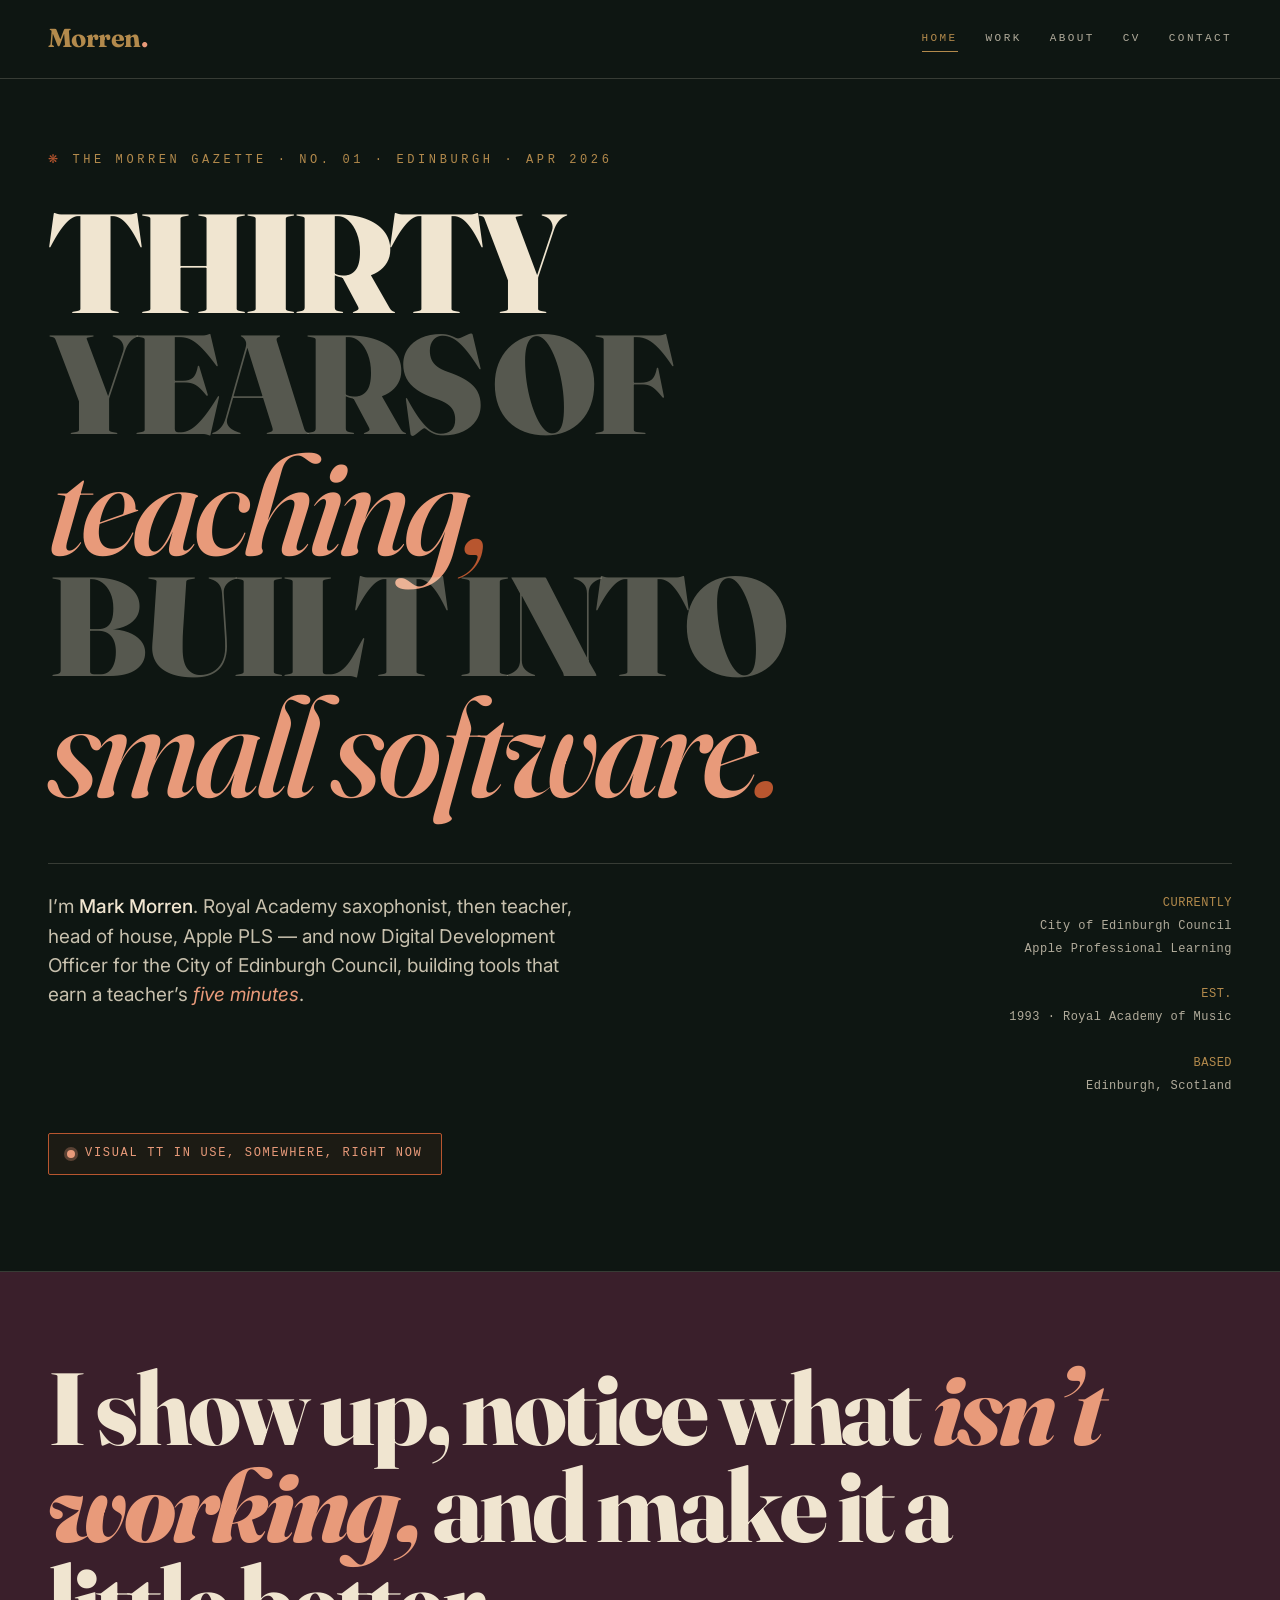
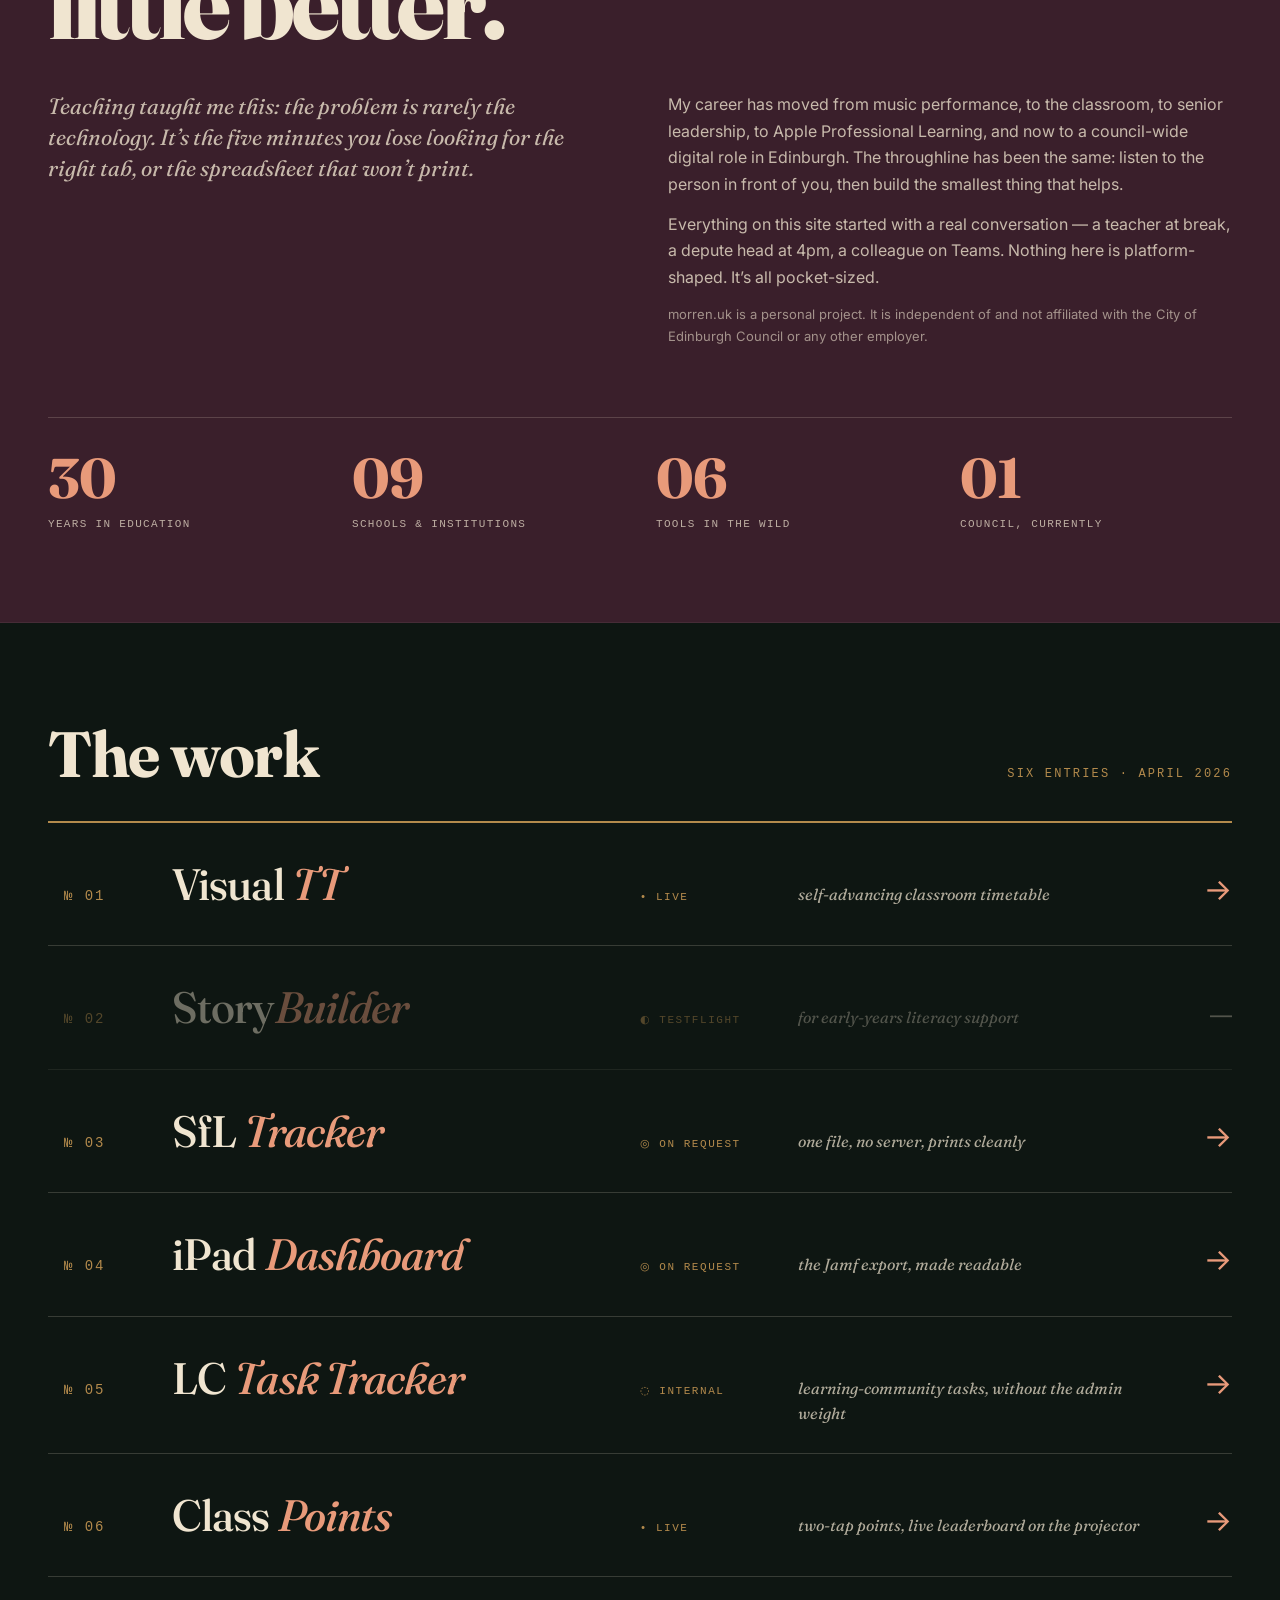
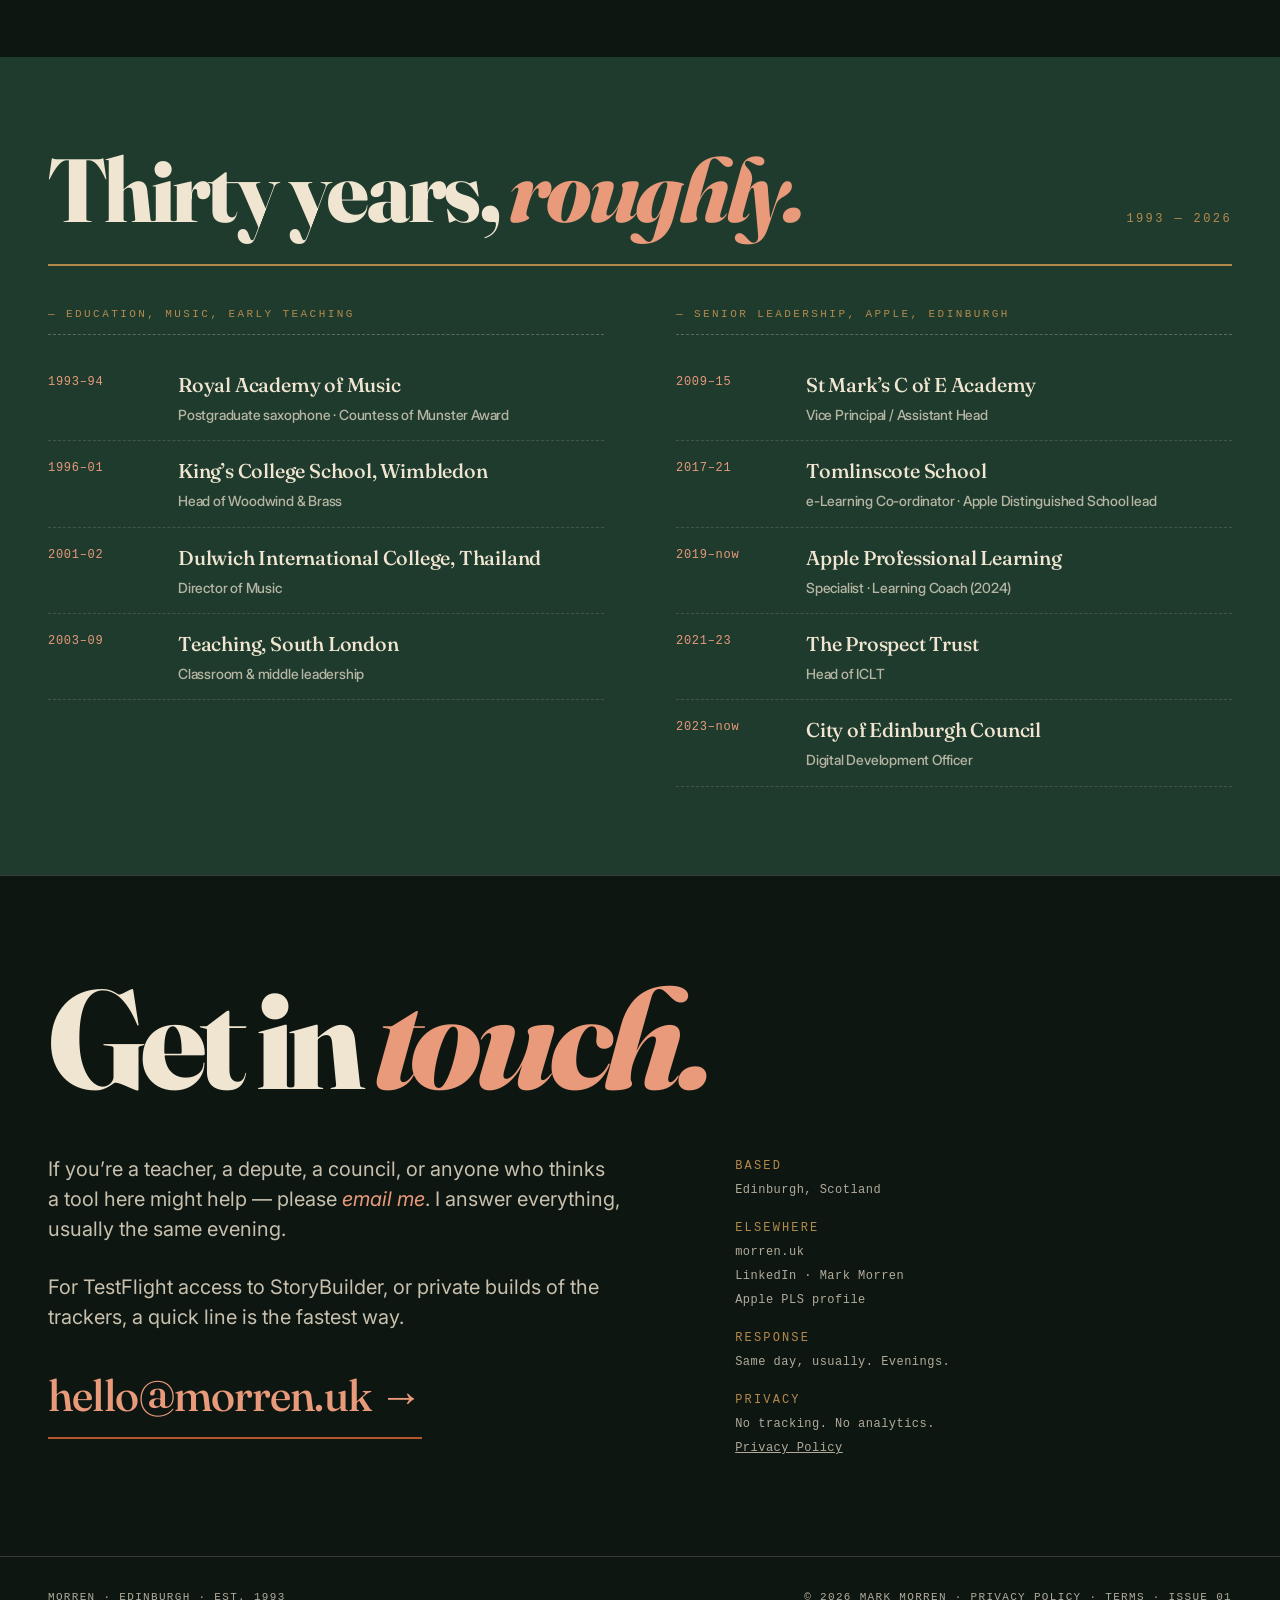
<file: index.html>
<!DOCTYPE html>
<html lang="en-GB">
<head>
  <meta charset="UTF-8">
  <meta name="viewport" content="width=device-width, initial-scale=1">
  <title>Morren &mdash; Thirty years of teaching, built into small software.</title>
  <meta name="description" content="Mark Morren. Thirty years of teaching, built into small software for schools. Edinburgh.">

  <meta property="og:title" content="Morren &mdash; Thirty years of teaching, built into small software.">
  <meta property="og:description" content="Mark Morren. Software for schools, made one conversation at a time. Based in Edinburgh.">
  <meta property="og:type" content="website">
  <meta property="og:url" content="https://morren.uk/">
  <meta name="twitter:card" content="summary_large_image">
  <meta property="og:image" content="https://morren.uk/screenshots/class-points-teacher.png">
  <meta name="twitter:image" content="https://morren.uk/screenshots/class-points-teacher.png">
  <meta name="theme-color" content="#0E1612">

  <link rel="canonical" href="https://morren.uk/">
  <link rel="privacy-policy" href="/privacy">
  <link rel="manifest" href="/manifest.json">
  <link rel="icon" type="image/svg+xml" href="/favicon.svg">

  <link rel="preconnect" href="https://fonts.bunny.net" crossorigin>
  <link rel="stylesheet" href="https://fonts.bunny.net/css?family=fraunces:400,500,600,700,800,900,400i,500i,600i,700i,800i,900i&family=inter:400,500,600,700&family=jetbrains-mono:400,500&display=swap">
  <link rel="stylesheet" href="/styles.css?v=2">
</head>
<body>
  <a href="#top" class="skip-link">Skip to main content</a>

  <div class="nav" role="banner">
    <a href="#top" class="wm" aria-label="Morren — home">Morren<span>.</span></a>
    <nav class="nav-r" aria-label="Main navigation">
      <a href="#top" class="on">Home</a>
      <a href="#work">Work</a>
      <a href="#about">About</a>
      <a href="#cv">CV</a>
      <a href="#contact">Contact</a>
    </nav>
  </div>

  <main id="top">

    <!-- ================= HOME ================= -->
    <section class="home" data-screen-label="01 Home">
      <p class="tag">The Morren Gazette &middot; No. 01 &middot; Edinburgh &middot; Apr 2026</p>
      <h1 class="h1">
        <span class="l1">THIRTY</span>
        <span class="l2">YEARS OF</span>
        <span class="l3"><em>teaching<span class="fl">,</span></em></span>
        <span class="l2">BUILT INTO</span>
        <span class="l3"><em>small software<span class="fl">.</span></em></span>
      </h1>
      <div class="sub">
        <p>I&rsquo;m <b>Mark Morren</b>. Royal Academy saxophonist, then teacher, head of house, Apple PLS &mdash; and now Digital Development Officer for the City of Edinburgh Council, building tools that earn a teacher&rsquo;s <em>five minutes</em>.</p>
        <div class="right">
          <b>CURRENTLY</b><br>City of Edinburgh Council<br>Apple Professional Learning<br><br>
          <b>EST.</b><br>1993 &middot; Royal Academy of Music<br><br>
          <b>BASED</b><br>Edinburgh, Scotland
        </div>
      </div>
      <div class="live">Visual TT in use, somewhere, right now</div>
    </section>

    <!-- ================= ABOUT ================= -->
    <section id="about" class="about" data-screen-label="02 About">
      <h2>I show up, notice what <em>isn&rsquo;t working,</em> and make it a little better.</h2>
      <div class="about-grid">
        <p>Teaching taught me this: the problem is rarely the technology. It&rsquo;s the five minutes you lose looking for the right tab, or the spreadsheet that won&rsquo;t print.</p>
        <div class="col2">
          <p>My career has moved from music performance, to the classroom, to senior leadership, to Apple Professional Learning, and now to a council-wide digital role in Edinburgh. The throughline has been the same: listen to the person in front of you, then build the smallest thing that helps.</p>
          <p>Everything on this site started with a real conversation &mdash; a teacher at break, a depute head at 4pm, a colleague on Teams. Nothing here is platform-shaped. It&rsquo;s all pocket-sized.</p>
          <p class="note-small">morren.uk is a personal project. It is independent of and not affiliated with the City of Edinburgh Council or any other employer.</p>
        </div>
      </div>
      <div class="strip">
        <div class="stat"><b>30</b><span>Years in education</span></div>
        <div class="stat"><b>09</b><span>Schools &amp; institutions</span></div>
        <div class="stat"><b>06</b><span>Tools in the wild</span></div>
        <div class="stat"><b>01</b><span>Council, currently</span></div>
      </div>
    </section>

    <!-- ================= WORK ================= -->
    <section id="work" class="work" data-screen-label="03 Work">
      <div class="work-top">
        <h2>The work</h2>
        <span>six entries &middot; April 2026</span>
      </div>

      <!-- 01 Visual TT -->
      <div class="acc" data-acc>
        <div class="row" data-row>
          <div class="n">&#8470; 01</div>
          <div class="t">Visual <em>TT</em></div>
          <div class="st">&bull; Live</div>
          <div class="d">self-advancing classroom timetable</div>
          <div class="go">&rarr;</div>
        </div>
        <div class="panel">
          <div class="panel-inner">
            <div class="panel-top">
              <div class="crumb">Work <b>/</b> Visual TT <b>/</b> No. 01</div>
              <div class="chip">Live &middot; 2025</div>
            </div>
            <h3 class="panel-title">Visual <em>TT</em></h3>
            <div class="panel-body">
              <div>
                <p class="lede">A classroom timetable that <em>moves forward on its own</em> &mdash; every learner can see it on their own device, by scanning a QR code.</p>
                <p>Built after a Support for Learning teacher in Edinburgh asked for something she could customise for one learner managing the day. No log-in. No app. Works on the network the school already has.</p>
                <p><b>Teachers set the day in about a minute</b> &mdash; drag the periods in, add a picture, pick the pace. The class follows along on iPads, a laptop, or the projector. When a period ends, the next one comes up on its own.</p>
              </div>
              <div class="meta">
                <b>Specification</b>
                <dl>
                  <dt>Status</dt><dd>Live since April 2025</dd>
                  <dt>Built at</dt><dd>Edinburgh Council</dd>
                  <dt>For</dt><dd>Primary &amp; ASN classrooms</dd>
                  <dt>Runs on</dt><dd>Any browser, any device</dd>
                  <dt>Privacy</dt><dd>No accounts, no cookies</dd>
                  <dt>Access</dt><dd>Within Edinburgh Council, on request</dd>
                </dl>
              </div>
            </div>
            <div class="panel-shots">
              <div class="shot-wrap">
                <div class="shot"><img src="/screenshots/visual-tt-teacher.png" alt="Visual TT teacher setup screen"></div>
                <div class="shot-cap"><b>Teacher setup</b>Share link &amp; QR code at the top; drag periods in below. A class sets up in under a minute.</div>
              </div>
              <div class="shot-wrap">
                <div class="shot"><img src="/screenshots/visual-tt-learner.png" alt="Visual TT learner view"></div>
                <div class="shot-cap"><b>Learner view</b>The current period is highlighted, the rest grey out as the day moves on. Works on any device with a browser.</div>
              </div>
            </div>
          </div>
        </div>
      </div>

      <!-- 02 StoryBuilder (disabled) -->
      <div class="acc disabled" data-acc data-disabled>
        <div class="row" data-row>
          <div class="n">&#8470; 02</div>
          <div class="t">Story<em>Builder</em></div>
          <div class="st">&#9680; TestFlight</div>
          <div class="d">for early-years literacy support</div>
          <div class="go">&mdash;</div>
        </div>
      </div>

      <!-- 03 SfL Tracker -->
      <div class="acc" data-acc>
        <div class="row" data-row>
          <div class="n">&#8470; 03</div>
          <div class="t">SfL <em>Tracker</em></div>
          <div class="st">&#9678; On request</div>
          <div class="d">one file, no server, prints cleanly</div>
          <div class="go">&rarr;</div>
        </div>
        <div class="panel">
          <div class="panel-inner">
            <div class="panel-top">
              <div class="crumb">Work <b>/</b> SfL Tracker <b>/</b> No. 03</div>
              <div class="chip q">On request</div>
            </div>
            <h3 class="panel-title">SfL <em>Tracker</em></h3>
            <div class="panel-body">
              <div>
                <p class="lede">A single file that replaces the spreadsheet nobody wanted to open. <em>Prints cleanly.</em> Works offline.</p>
                <p>A small, focused tool for Support for Learning co-ordinators to keep track of targets, reviews and conversations across a caseload. Opens in any browser, saves on the teacher&rsquo;s own laptop, and &mdash; when the paperwork asks for it &mdash; prints onto a single side of A4 per learner.</p>
                <p><b>No sign-in, no subscription, no server.</b> One file you can email to yourself. When the laptop gets replaced, the file comes with it.</p>
              </div>
              <div class="meta">
                <b>Specification</b>
                <dl>
                  <dt>Status</dt><dd>Issued on request</dd>
                  <dt>Built at</dt><dd>Edinburgh Council</dd>
                  <dt>For</dt><dd>SfL co-ordinators &amp; teams</dd>
                  <dt>Runs on</dt><dd>Any laptop, offline</dd>
                  <dt>Privacy</dt><dd>Stays on the teacher&rsquo;s device</dd>
                  <dt>Prints</dt><dd>A4, one side, per learner</dd>
                  <dt>Access</dt><dd>Within Edinburgh Council, on request</dd>
                </dl>
              </div>
            </div>
            <div class="panel-shots">
              <div class="shot-wrap">
                <div class="shot"><img src="/screenshots/sfl-tracker-grid.png" alt="SfL Tracker cohort grid with SWST and SWRT scores"></div>
                <div class="shot-cap"><b>Cohort grid</b>Every learner&rsquo;s SWST and SWRT scores in one view. Red flags a score below average; blue, above.</div>
              </div>
              <div class="shot-wrap">
                <div class="shot"><img src="/screenshots/sfl-tracker-profile.png" alt="SfL Tracker pupil profile"></div>
                <div class="shot-cap"><b>Pupil profile</b>One learner, all their scores, notes, support pathway and plans. Prints cleanly onto one side of A4.</div>
              </div>
            </div>
          </div>
        </div>
      </div>

      <!-- 04 iPad Dashboard -->
      <div class="acc" data-acc>
        <div class="row" data-row>
          <div class="n">&#8470; 04</div>
          <div class="t">iPad <em>Dashboard</em></div>
          <div class="st">&#9678; On request</div>
          <div class="d">the Jamf export, made readable</div>
          <div class="go">&rarr;</div>
        </div>
        <div class="panel">
          <div class="panel-inner">
            <div class="panel-top">
              <div class="crumb">Work <b>/</b> iPad Dashboard <b>/</b> No. 04</div>
              <div class="chip q">On request</div>
            </div>
            <h3 class="panel-title">iPad <em>Dashboard</em></h3>
            <div class="panel-body">
              <div>
                <p class="lede">A Jamf Pro CSV, <em>actually readable.</em> Compliance, battery, devices near end-of-life &mdash; on one page a head teacher will actually look at.</p>
                <p>Jamf Pro will give you a long export of every iPad in the estate. This turns that CSV into a dashboard a network lead can send upstairs &mdash; total devices, compliance, average battery, check-in ages, and a clear flag for any iPads Apple no longer supports.</p>
                <p><b>Built to be boring.</b> No log-in, no animation, no charts that wobble on load. Drop the CSV in, get the summary out, send the PDF, move on.</p>
              </div>
              <div class="meta">
                <b>Specification</b>
                <dl>
                  <dt>Status</dt><dd>Issued on request</dd>
                  <dt>Built at</dt><dd>Tomlinscote &amp; beyond</dd>
                  <dt>For</dt><dd>Network leads, senior leaders</dd>
                  <dt>Runs on</dt><dd>Any laptop, in the browser</dd>
                  <dt>Privacy</dt><dd>Nothing leaves the device</dd>
                  <dt>Input</dt><dd>Jamf Pro CSV export</dd>
                  <dt>Access</dt><dd>Within Edinburgh Council, on request</dd>
                </dl>
              </div>
            </div>
            <div class="panel-shots">
              <div class="shot-wrap">
                <div class="shot"><img src="/screenshots/ipad-dashboard-overview.png" alt="iPad Dashboard overview"></div>
                <div class="shot-cap"><b>Fleet overview</b>Compliance, battery health, check-in ages, and a clear end-of-life warning for iPads Apple no longer supports.</div>
              </div>
              <div class="shot-wrap">
                <div class="shot"><img src="/screenshots/ipad-dashboard-welcome.png" alt="iPad Dashboard welcome screen"></div>
                <div class="shot-cap"><b>Get started</b>Drop in the Jamf Pro CSV. Everything stays on the laptop &mdash; nothing is uploaded anywhere.</div>
              </div>
            </div>
          </div>
        </div>
      </div>

      <!-- 05 LC Task Tracker -->
      <div class="acc" data-acc>
        <div class="row" data-row>
          <div class="n">&#8470; 05</div>
          <div class="t">LC <em>Task Tracker</em></div>
          <div class="st">&#9676; Internal</div>
          <div class="d">learning-community tasks, without the admin weight</div>
          <div class="go">&rarr;</div>
        </div>
        <div class="panel">
          <div class="panel-inner">
            <div class="panel-top">
              <div class="crumb">Work <b>/</b> LC Task Tracker <b>/</b> No. 05</div>
              <div class="chip q">Internal &middot; Edinburgh Council</div>
            </div>
            <h3 class="panel-title">LC <em>Task Tracker</em></h3>
            <div class="panel-body">
              <div>
                <p class="lede">A quiet place for learning-community work &mdash; <em>the visits, the coaching, the CLPL logs</em> &mdash; without the admin weight.</p>
                <p>Built for digital-development work with Learning Communities across Edinburgh. School visits, coaching, INSET, DPIA tasks &mdash; each one logged against a school and a learning community, with notes, follow-ups, and mileage for the year end.</p>
                <p><b>The design goal was invisibility.</b> Add a task, move on. Export to Excel or OneNote when you need to report; otherwise the tool stays out of the way.</p>
              </div>
              <div class="meta">
                <b>Specification</b>
                <dl>
                  <dt>Status</dt><dd>Internal tool</dd>
                  <dt>Built at</dt><dd>City of Edinburgh Council</dd>
                  <dt>For</dt><dd>Digital Development Officers</dd>
                  <dt>Runs on</dt><dd>Any laptop, in the browser</dd>
                  <dt>Privacy</dt><dd>Stays on the device</dd>
                  <dt>Exports</dt><dd>Excel, OneNote</dd>
                  <dt>Access</dt><dd>Internal to Edinburgh Council</dd>
                </dl>
              </div>
            </div>
            <div class="panel-shots">
              <div class="shot-wrap">
                <div class="shot"><img src="/screenshots/lc-tracker-dashboard.png" alt="LC Task Tracker dashboard"></div>
                <div class="shot-cap"><b>Dashboard</b>One glance at the year &mdash; tasks logged, tasks in progress, mileage and expenses ready for the claim.</div>
              </div>
              <div class="shot-wrap">
                <div class="shot"><img src="/screenshots/lc-tracker-add-task.png" alt="LC Task Tracker add task form"></div>
                <div class="shot-cap"><b>Add a task</b>A task is a school, a learning community, a type, notes and follow-ups. Takes under a minute.</div>
              </div>
            </div>
          </div>
        </div>
      </div>

      <!-- 06 Class Points -->
      <div class="acc" data-acc>
        <div class="row" data-row>
          <div class="n">&#8470; 06</div>
          <div class="t">Class <em>Points</em></div>
          <div class="st">&bull; Live</div>
          <div class="d">two-tap points, live leaderboard on the projector</div>
          <div class="go">&rarr;</div>
        </div>
        <div class="panel">
          <div class="panel-inner">
            <div class="panel-top">
              <div class="crumb">Work <b>/</b> Class Points <b>/</b> No. 06</div>
              <div class="chip">Live &middot; 2025</div>
            </div>
            <h3 class="panel-title">Class <em>Points</em></h3>
            <div class="panel-body">
              <div>
                <p class="lede">Award a point in two taps. <em>The leaderboard updates instantly</em> &mdash; on every device in the room, including the projector.</p>
                <p>Built for the moment a teacher wants to recognise good work without stopping the lesson. Pick the pupil, tap the point &mdash; that&rsquo;s it. A separate board view runs on the classroom display and refreshes on its own. No app, no printer, no paper.</p>
                <p><b>Teachers share a class with a colleague without any fuss.</b> Co-teach support is built in: invite a second teacher, and both can award points from their own device at the same time.</p>
              </div>
              <div class="meta">
                <b>Specification</b>
                <dl>
                  <dt>Status</dt><dd>Live since 2025</dd>
                  <dt>For</dt><dd>Class teachers &amp; co-teachers</dd>
                  <dt>Runs on</dt><dd>Any browser, any device</dd>
                  <dt>Privacy</dt><dd>School data only, no third parties</dd>
                  <dt>Export</dt><dd>CSV export of all points data</dd>
                  <dt>Access</dt><dd>Within Edinburgh Council, on request</dd>
                </dl>
              </div>
            </div>
            <div class="panel-shots">
              <div class="shot-wrap">
                <div class="shot"><img src="/screenshots/class-points-start.png" alt="Class Points getting started screen"></div>
                <div class="shot-cap"><b>Getting started</b>Sign in, name your class, add your pupils. The whole setup takes under two minutes.</div>
              </div>
              <div class="shot-wrap">
                <div class="shot"><img src="/screenshots/class-points-teacher.png" alt="Class Points teacher view"></div>
                <div class="shot-cap"><b>Teacher view</b>Every pupil at a glance, with their running total. Tap to award &mdash; or tap to take one away.</div>
              </div>
              <div class="shot-wrap">
                <div class="shot"><img src="/screenshots/class-points-awarding.png" alt="Class Points awarding a point"></div>
                <div class="shot-cap"><b>Awarding a point</b>Pick the pupil, tap the point. The leaderboard updates on every device in the room instantly.</div>
              </div>
              <div class="shot-wrap">
                <div class="shot"><img src="/screenshots/class-points-board.png" alt="Class Points classroom board view"></div>
                <div class="shot-cap"><b>Board view</b>Designed for the projector. Pupils see exactly where they stand; the display refreshes on its own.</div>
              </div>
              <div class="shot-wrap">
                <div class="shot"><img src="/screenshots/class-points-settings.png" alt="Class Points class settings"></div>
                <div class="shot-cap"><b>Class settings</b>Rename pupils, adjust point values, invite a co-teacher &mdash; all in one place.</div>
              </div>
            </div>
          </div>
        </div>
      </div>

    </section>

    <!-- ================= CV ================= -->
    <section id="cv" class="cv" data-screen-label="04 CV">
      <div class="cv-top">
        <h2>Thirty years, <em>roughly.</em></h2>
        <span>1993 &mdash; 2026</span>
      </div>
      <div class="cv-grid">
        <div class="cv-col">
          <h3>&mdash; Education, music, early teaching</h3>
          <div class="cv-item"><div class="y">1993&ndash;94</div><div class="r">Royal Academy of Music<span>Postgraduate saxophone &middot; Countess of Munster Award</span></div></div>
          <div class="cv-item"><div class="y">1996&ndash;01</div><div class="r">King&rsquo;s College School, Wimbledon<span>Head of Woodwind &amp; Brass</span></div></div>
          <div class="cv-item"><div class="y">2001&ndash;02</div><div class="r">Dulwich International College, Thailand<span>Director of Music</span></div></div>
          <div class="cv-item"><div class="y">2003&ndash;09</div><div class="r">Teaching, South London<span>Classroom &amp; middle leadership</span></div></div>
        </div>
        <div class="cv-col">
          <h3>&mdash; Senior leadership, Apple, Edinburgh</h3>
          <div class="cv-item"><div class="y">2009&ndash;15</div><div class="r">St Mark&rsquo;s C of E Academy<span>Vice Principal / Assistant Head</span></div></div>
          <div class="cv-item"><div class="y">2017&ndash;21</div><div class="r">Tomlinscote School<span>e-Learning Co-ordinator &middot; Apple Distinguished School lead</span></div></div>
          <div class="cv-item"><div class="y">2019&ndash;now</div><div class="r">Apple Professional Learning<span>Specialist &middot; Learning Coach (2024)</span></div></div>
          <div class="cv-item"><div class="y">2021&ndash;23</div><div class="r">The Prospect Trust<span>Head of ICLT</span></div></div>
          <div class="cv-item"><div class="y">2023&ndash;now</div><div class="r">City of Edinburgh Council<span>Digital Development Officer</span></div></div>
        </div>
      </div>
    </section>

    <!-- ================= CONTACT ================= -->
    <section id="contact" class="contact" data-screen-label="05 Contact">
      <h2>Get in <em>touch.</em></h2>
      <div class="body">
        <div>
          <p>If you&rsquo;re a teacher, a depute, a council, or anyone who thinks a tool here might help &mdash; please <em>email me</em>. I answer everything, usually the same evening.</p>
          <p>For TestFlight access to StoryBuilder, or private builds of the trackers, a quick line is the fastest way.</p>
          <a href="mailto:hello@morren.uk" class="big">hello@morren.uk &rarr;</a>
        </div>
        <aside class="side">
          <b>BASED</b>
          Edinburgh, Scotland
          <b>ELSEWHERE</b>
          morren.uk<br>LinkedIn &middot; Mark Morren<br>Apple PLS profile
          <b>RESPONSE</b>
          Same day, usually. Evenings.
          <b>PRIVACY</b>
          No tracking. No analytics.<br><a href="/privacy" rel="privacy-policy">Privacy Policy</a>
        </aside>
      </div>
    </section>

  </main>

  <footer>
    <div>Morren &middot; Edinburgh &middot; Est. 1993</div>
    <div>&copy; 2026 Mark Morren &middot; <a href="/privacy" rel="privacy-policy">Privacy Policy</a> &middot; <a href="/terms">Terms</a> &middot; Issue 01</div>
  </footer>

  <script src="/script.js"></script>

</body>
</html>
</file>
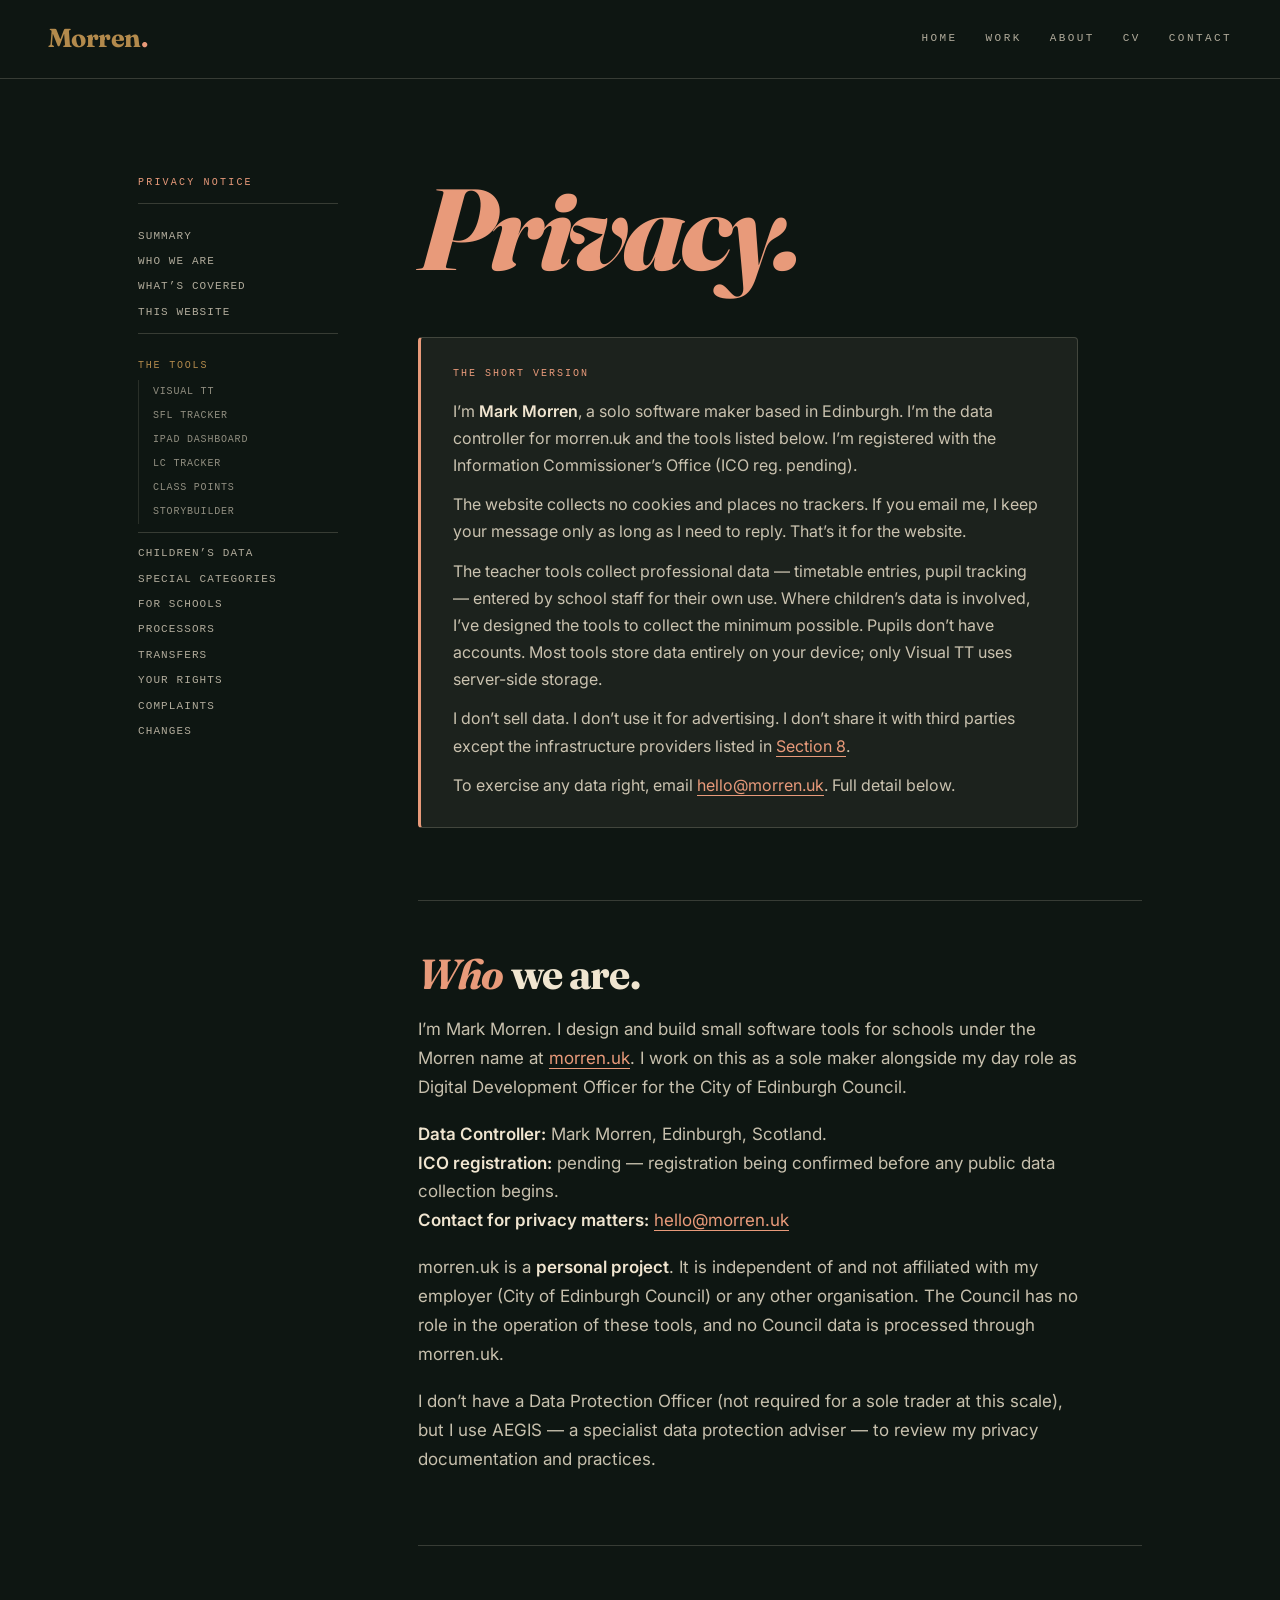
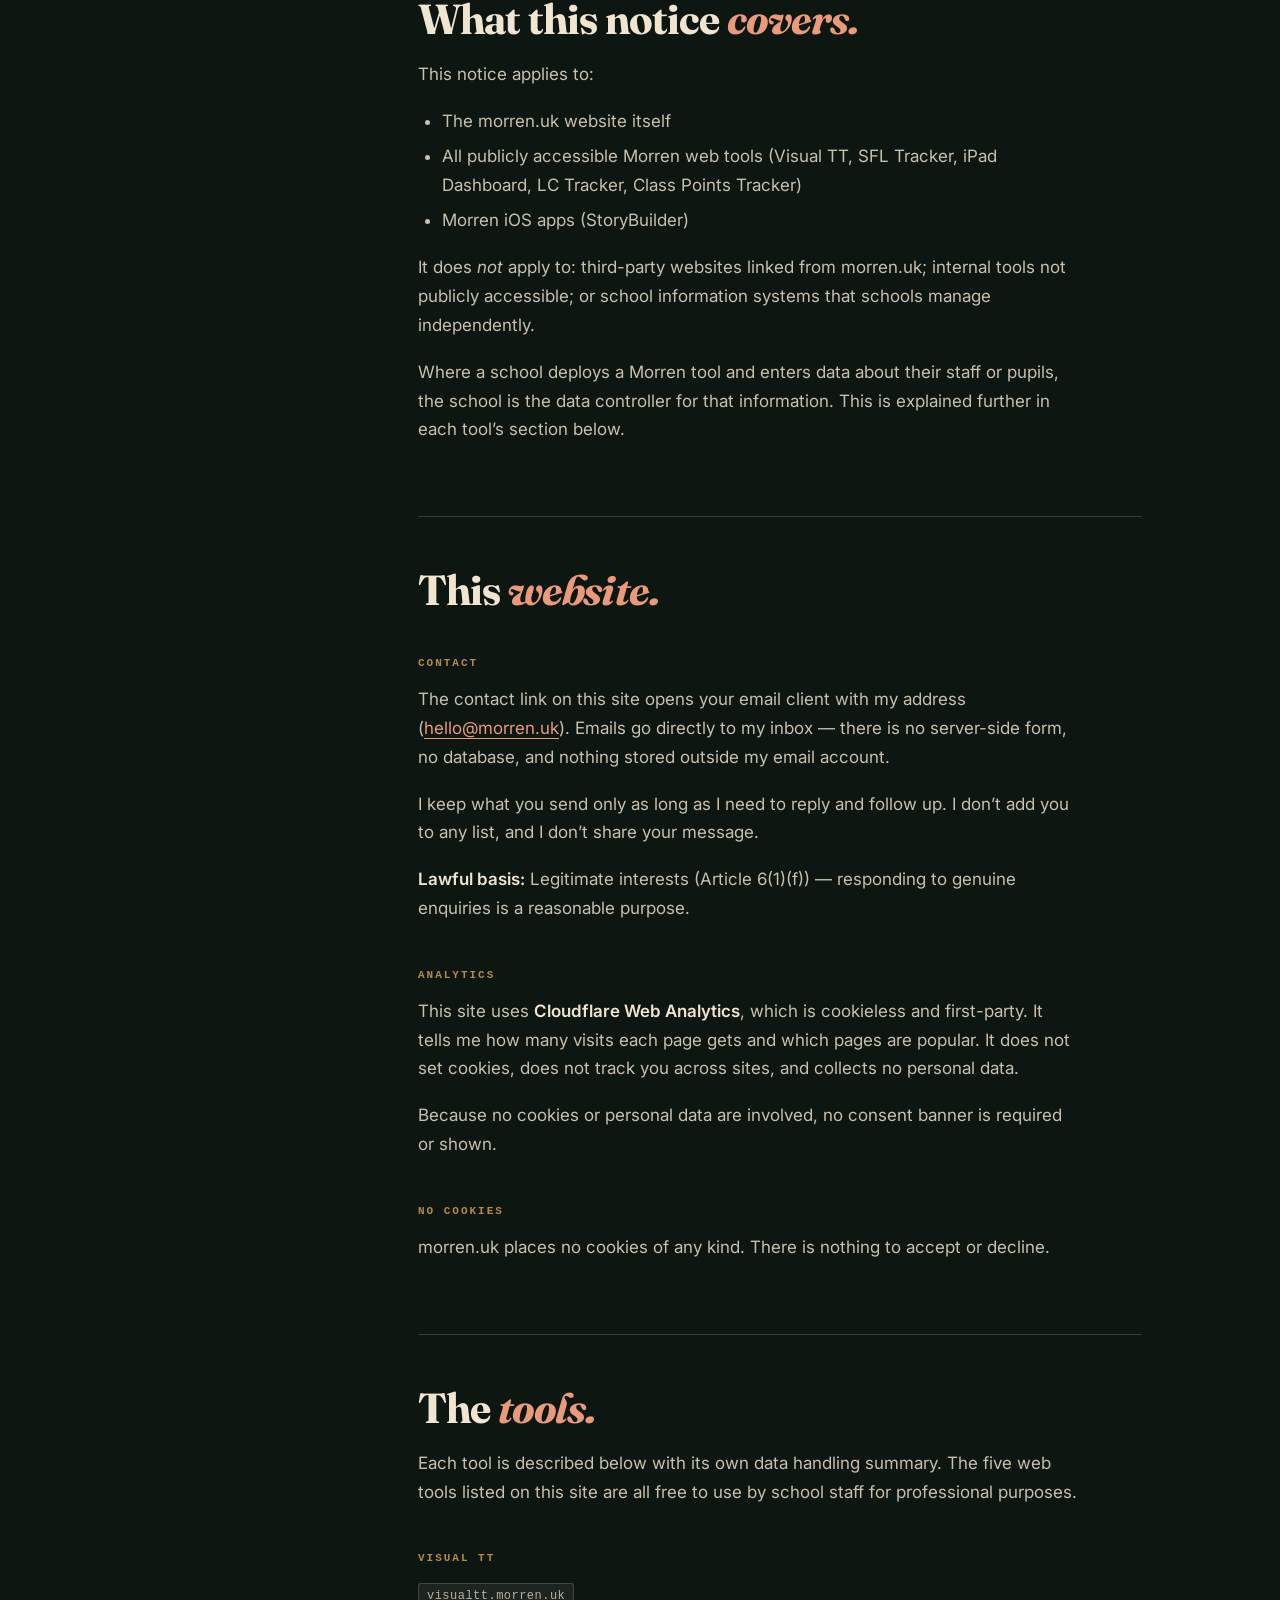
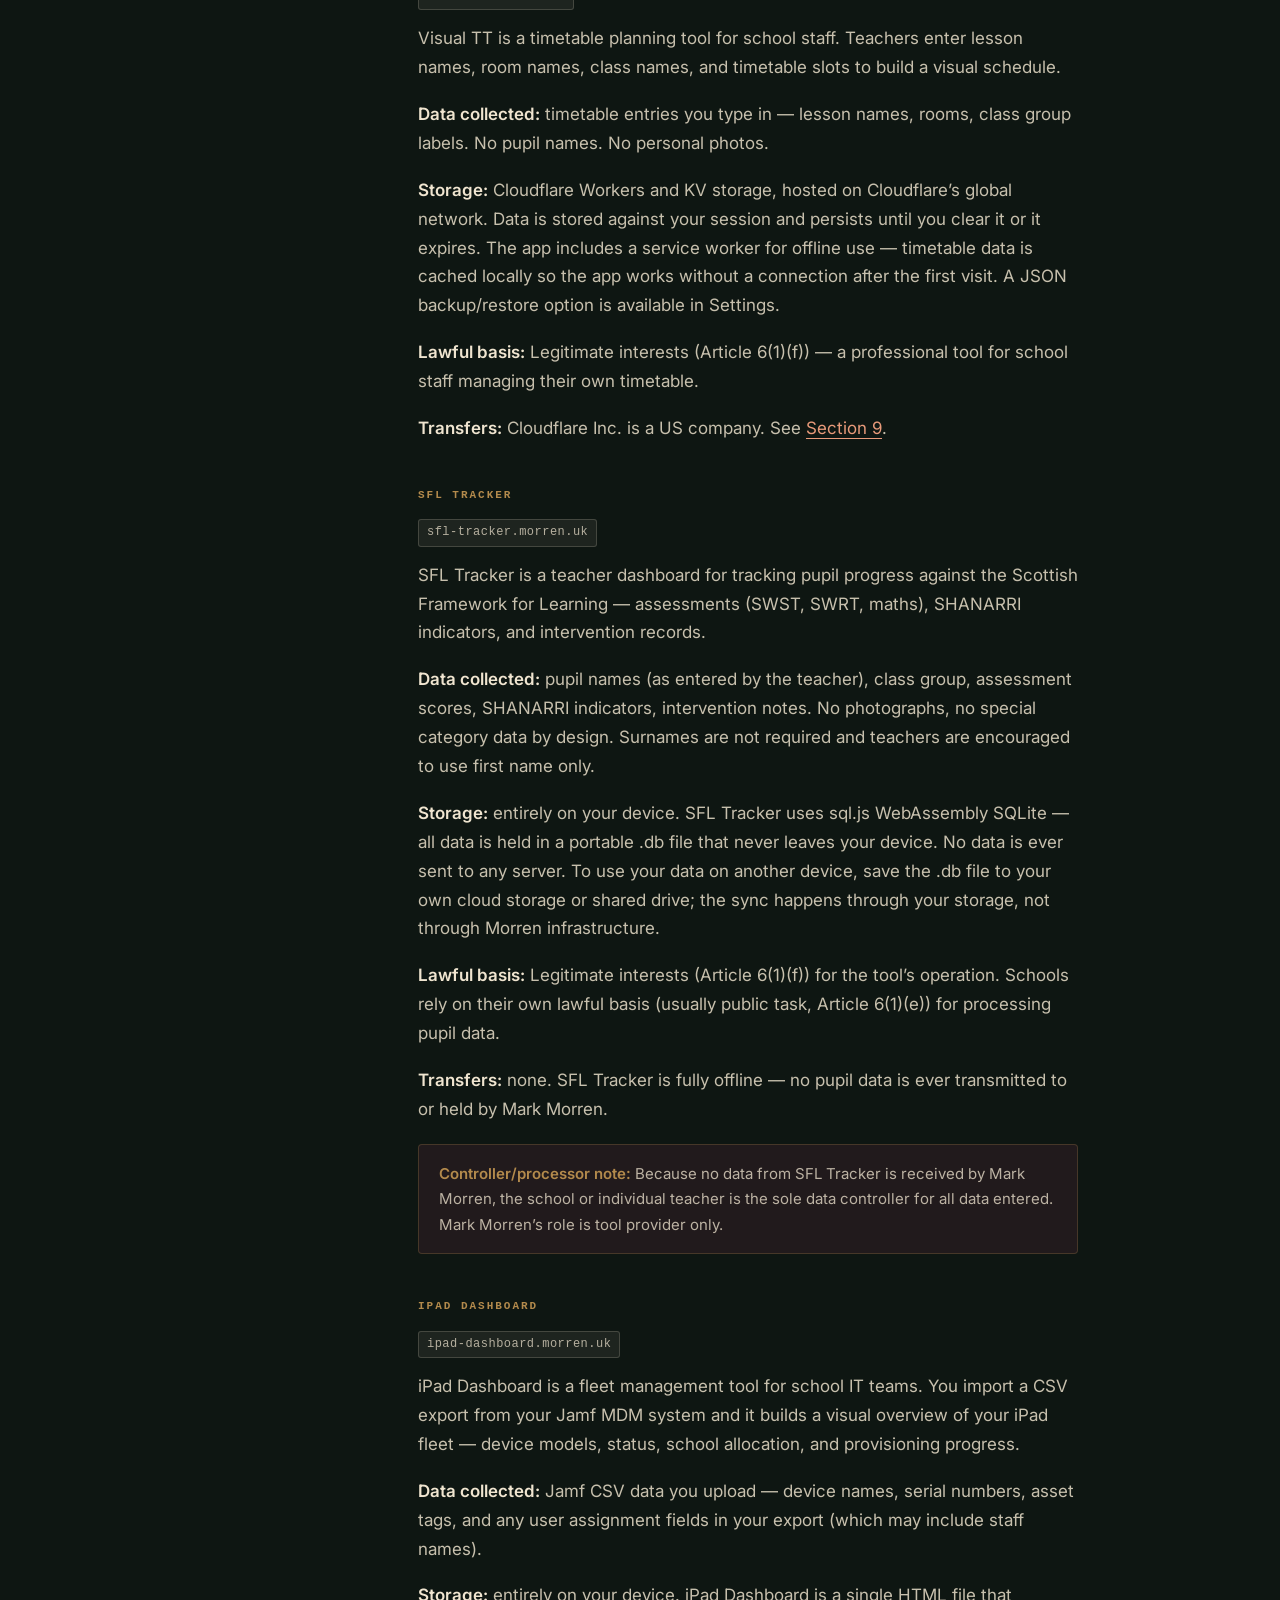
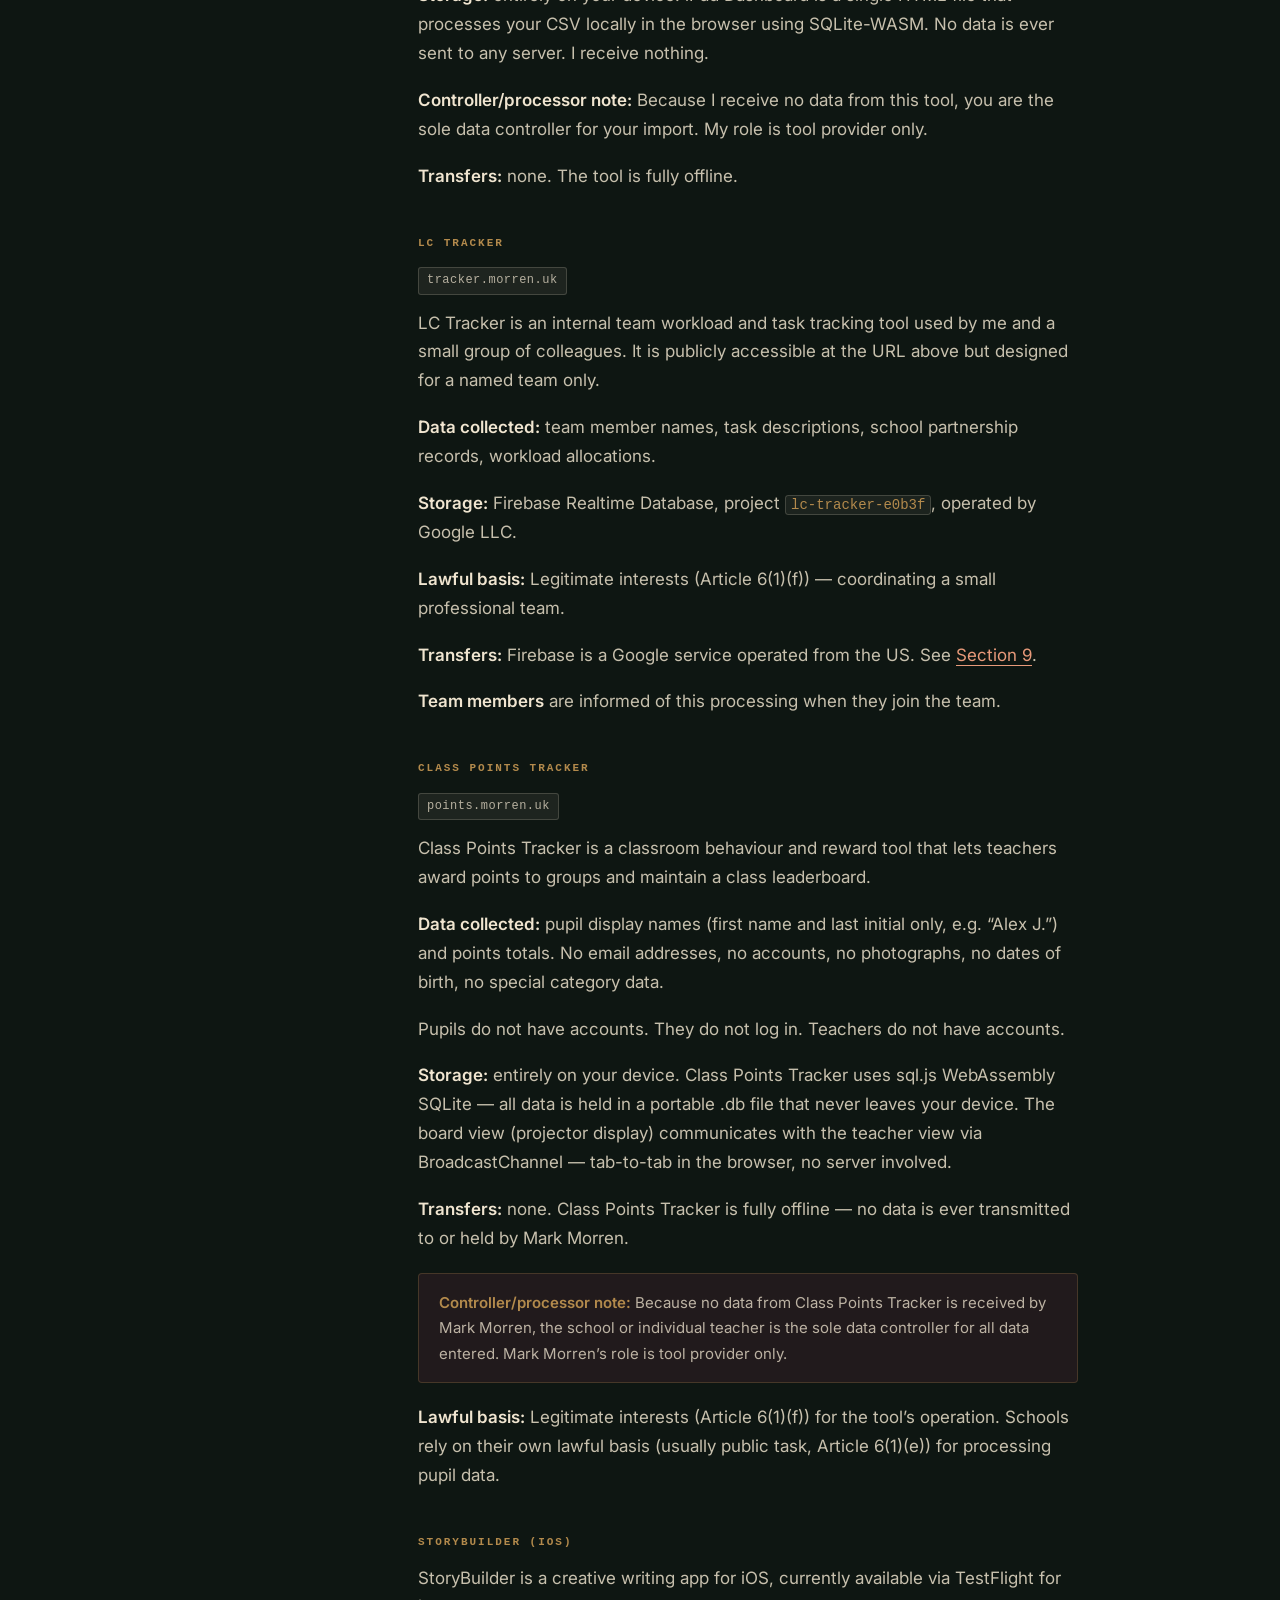
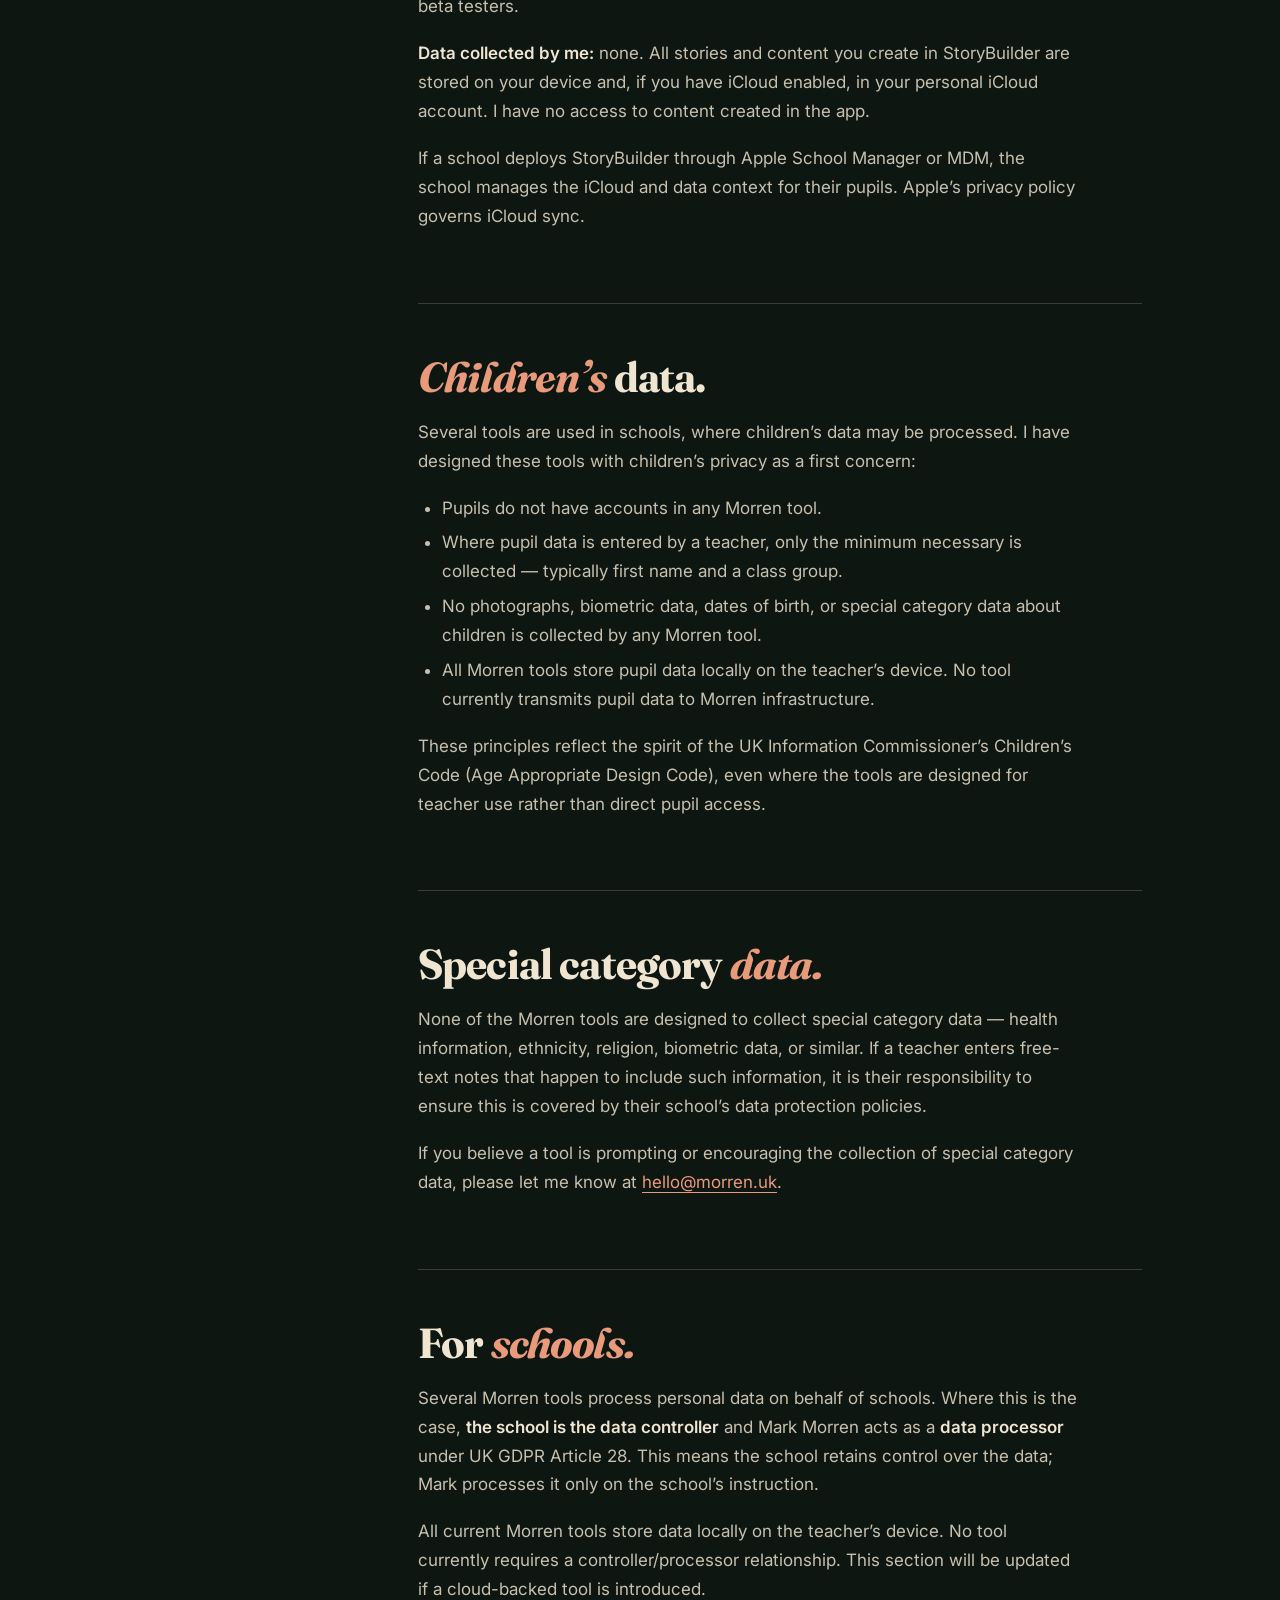
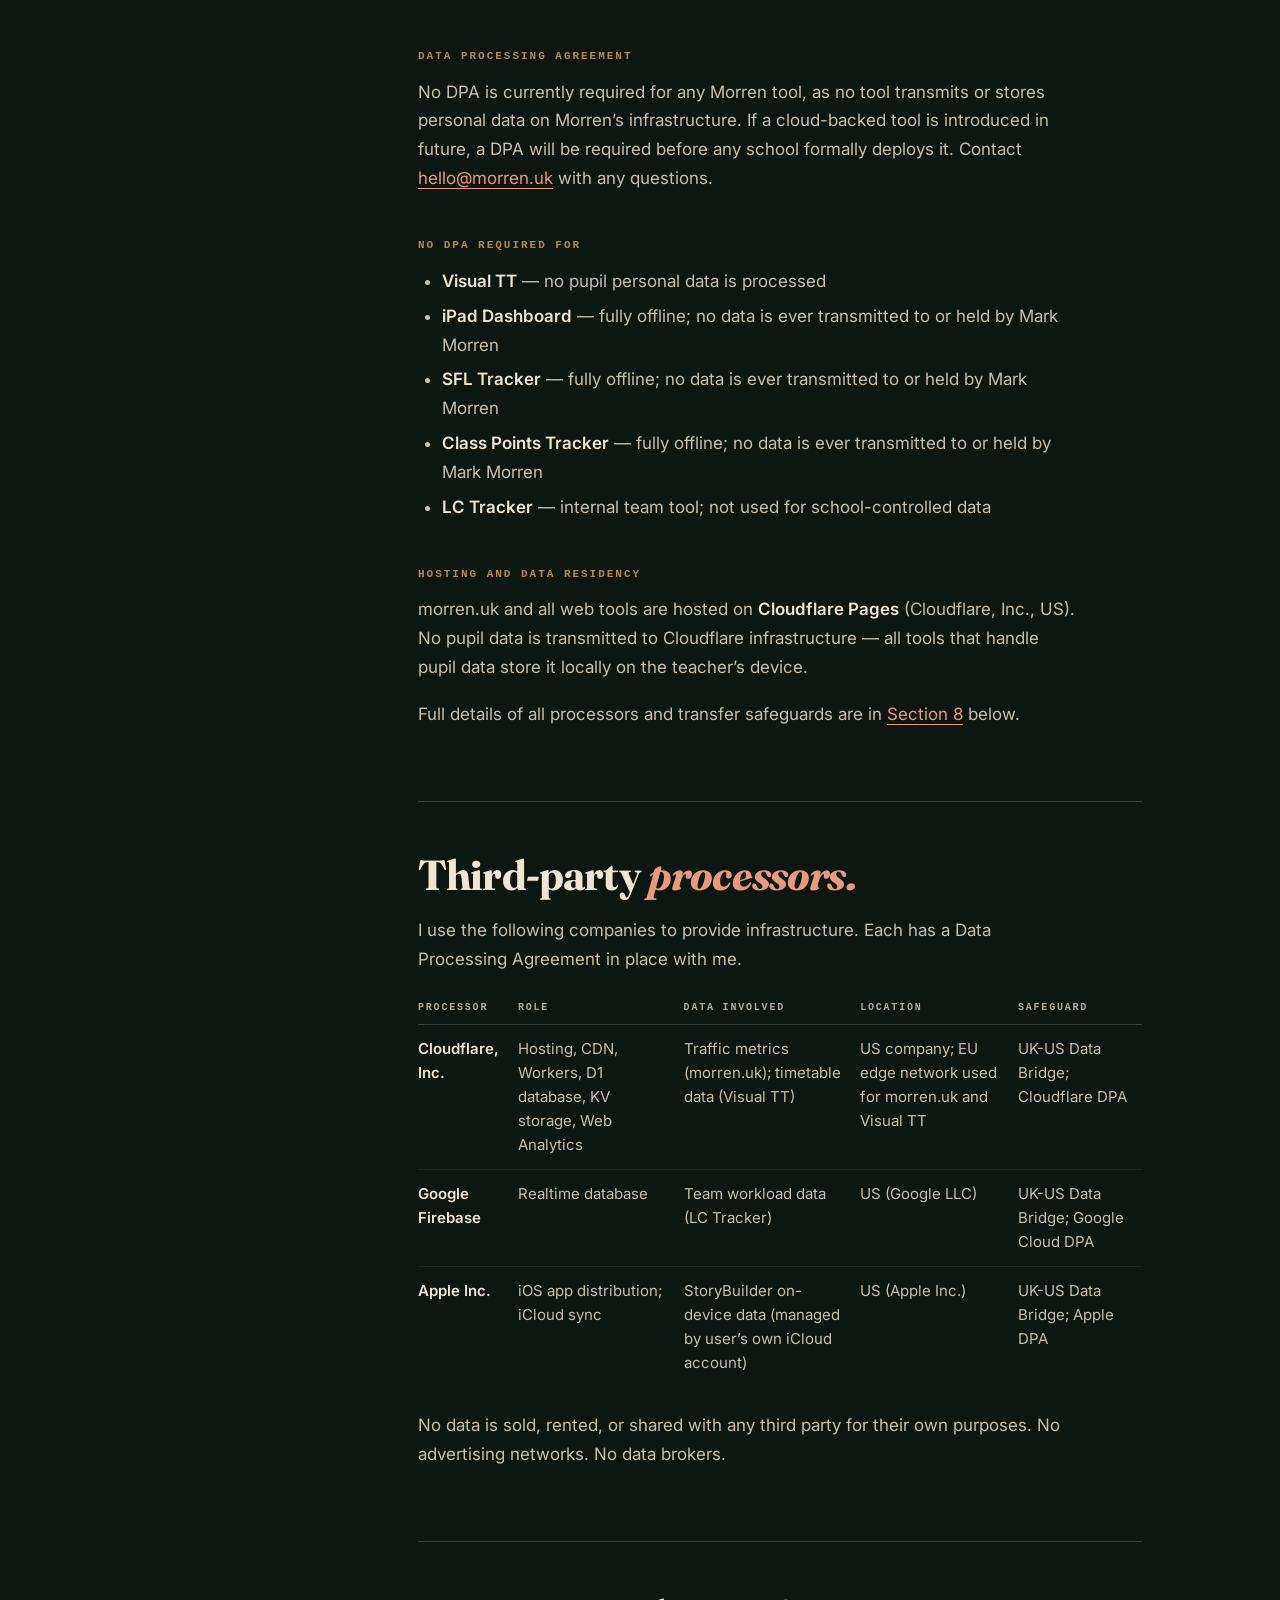
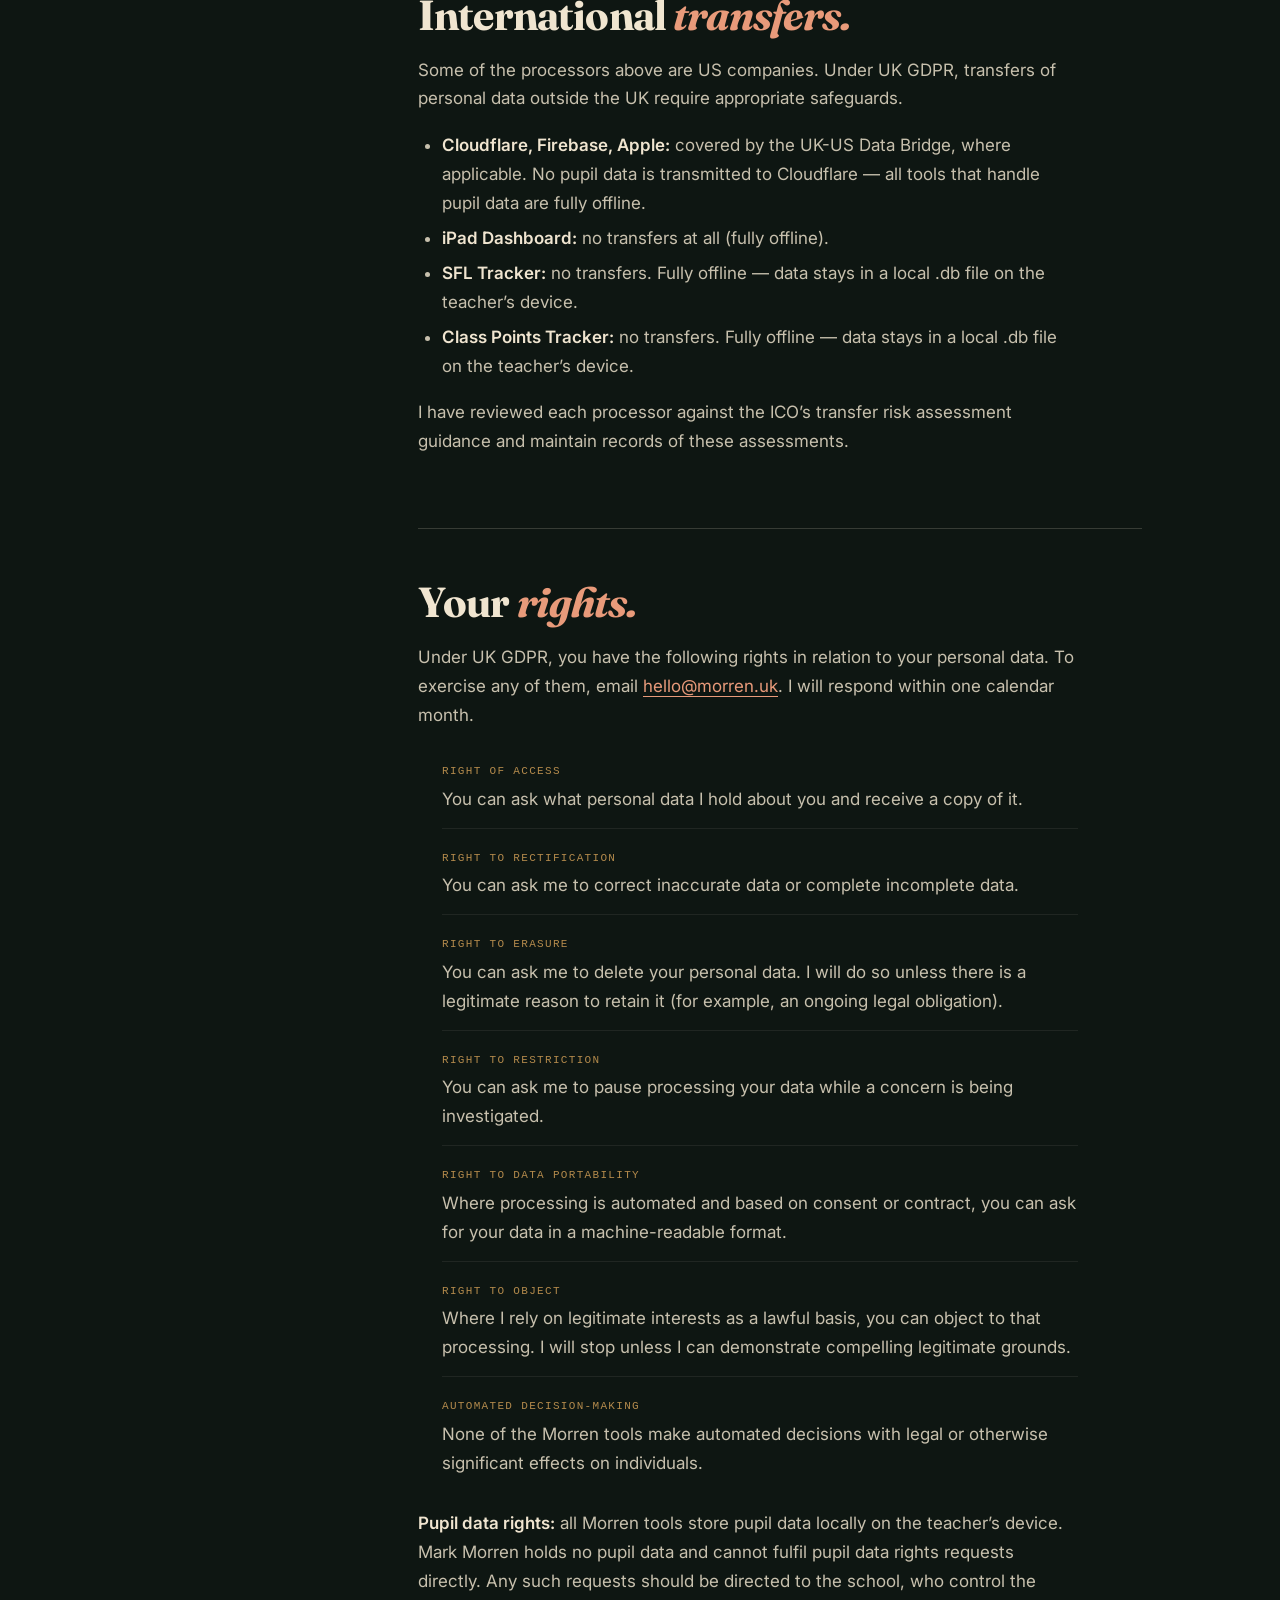
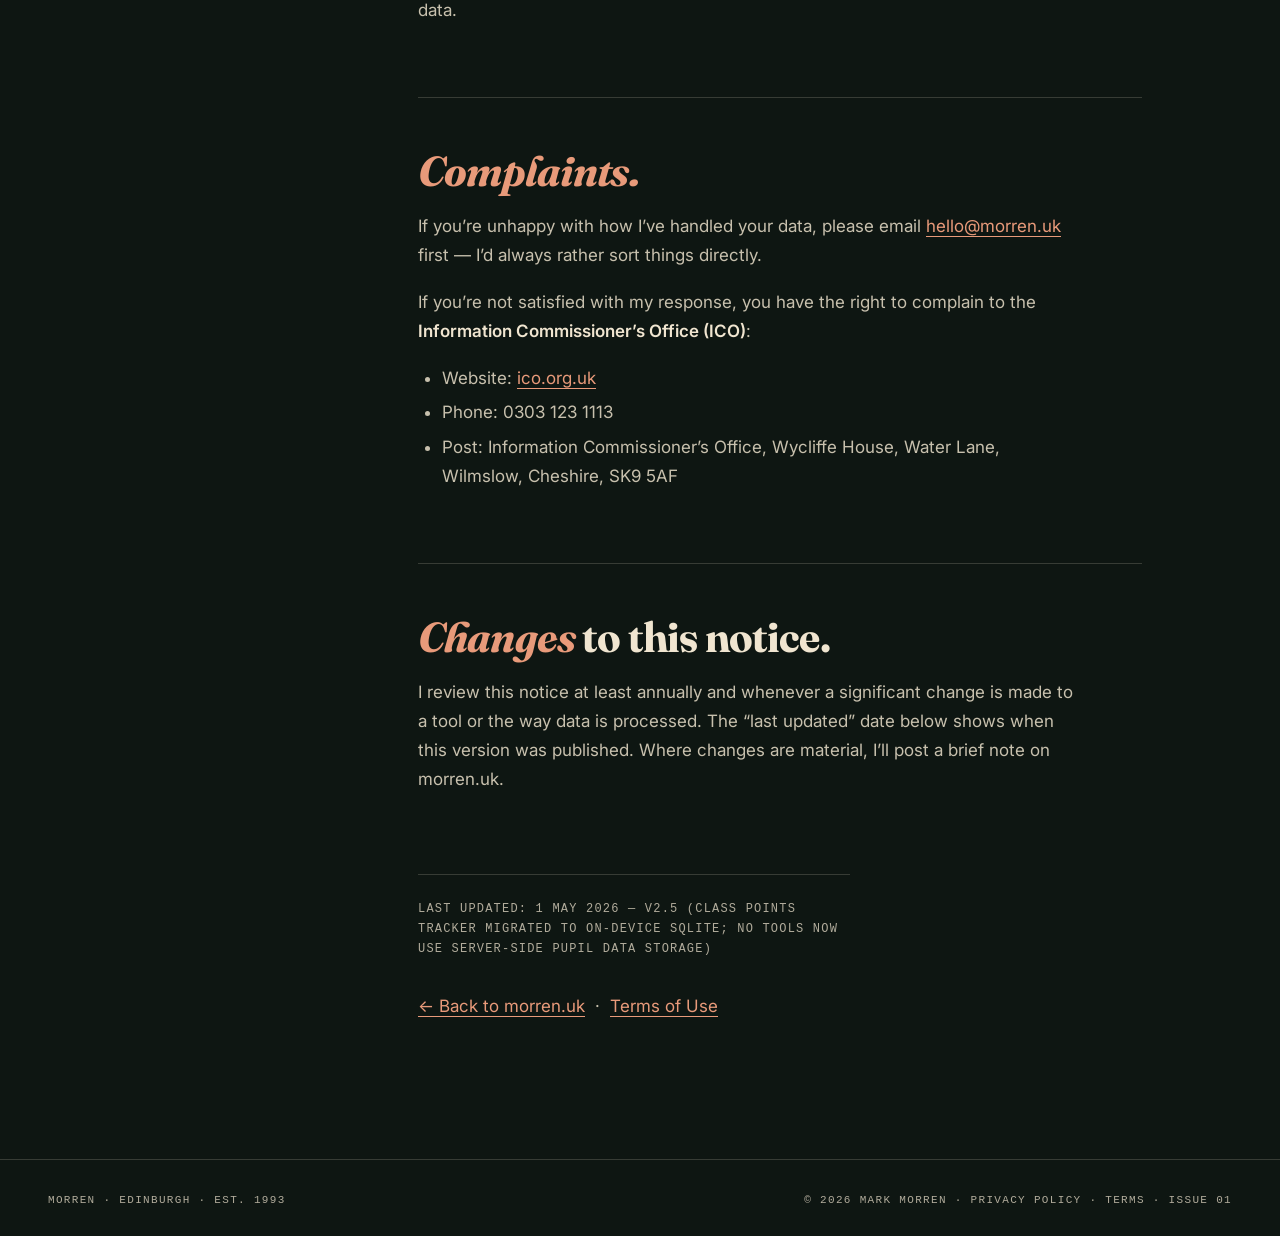
<file: privacy.html>
<!DOCTYPE html>
<html lang="en-GB">
<head>
  <meta charset="UTF-8">
  <meta name="viewport" content="width=device-width, initial-scale=1">
  <title>Privacy &middot; Morren</title>
  <meta name="description" content="Privacy notice for morren.uk and all Morren tools. UK GDPR compliant. No cookies. Hosted on Cloudflare. Data Processing Agreements available for schools on request.">
  <link rel="icon" type="image/svg+xml" href="/favicon.svg">
  <link rel="canonical" href="https://morren.uk/privacy">
  <link rel="privacy-policy" href="https://morren.uk/privacy">
  <script type="application/ld+json">
  {
    "@context": "https://schema.org",
    "@type": "WebPage",
    "name": "Privacy Notice — Morren",
    "url": "https://morren.uk/privacy",
    "description": "UK GDPR privacy notice for morren.uk and all Morren educational tools.",
    "isPartOf": { "@type": "WebSite", "url": "https://morren.uk" },
    "about": { "@type": "Thing", "name": "Privacy Policy" }
  }
  </script>

  <link rel="preconnect" href="https://fonts.bunny.net" crossorigin>
  <link rel="stylesheet" href="https://fonts.bunny.net/css?family=fraunces:400,500,600,700,800,900,400i,500i,600i,700i,800i,900i&family=inter:400,500,600,700&family=jetbrains-mono:400,500&display=swap">
  <link rel="stylesheet" href="/styles.css">
  <style>
    /* ============ LAYOUT ============ */
    .privacy-layout {
      margin: 0 auto;
      max-width: 1100px;
      padding: 0 48px 120px;
      display: grid;
      grid-template-columns: 200px 1fr;
      gap: 0 80px;
      align-items: start;
    }

    /* ============ SIDEBAR NAV ============ */
    .priv-nav {
      position: sticky;
      top: 57px; /* nav bar height */
      padding-top: 96px;
      align-self: start;
      max-height: calc(100vh - 57px);
      overflow-y: auto;
    }
    .pn-title {
      font-family: var(--font-m);
      font-size: 10px;
      letter-spacing: .22em;
      text-transform: uppercase;
      color: var(--accent-br);
      display: block;
      margin-bottom: 20px;
      padding-bottom: 12px;
      border-bottom: 1px solid var(--rule);
    }
    .priv-nav a {
      display: block;
      font-family: var(--font-m);
      font-size: 11px;
      letter-spacing: .1em;
      text-transform: uppercase;
      color: var(--paper-dim);
      text-decoration: none;
      border-bottom: none;
      padding: 5px 0;
      transition: color .15s;
      line-height: 1.4;
    }
    .priv-nav a:hover { color: var(--brass); }
    .pn-group {
      font-family: var(--font-m);
      font-size: 10px;
      letter-spacing: .18em;
      text-transform: uppercase;
      color: var(--brass);
      padding: 16px 0 6px;
      margin-top: 2px;
    }
    .priv-nav a.pn-sub {
      padding-left: 14px;
      font-size: 10px;
      letter-spacing: .08em;
      color: rgba(240, 229, 208, .58);
      border-left: 1px solid rgba(240, 229, 208, .12);
      transition: color .15s, border-color .15s;
    }
    .priv-nav a.pn-sub:hover {
      color: var(--brass);
      border-left-color: rgba(179, 138, 76, .5);
    }
    .pn-sep {
      margin: 8px 0;
      border: none;
      border-top: 1px solid var(--rule);
    }

    /* ============ CONTENT ============ */
    .priv-content {
      padding-top: 96px;
      min-width: 0;
    }
    .priv-content h1 {
      font-family: var(--font-d);
      font-weight: 800;
      font-size: clamp(64px, 9vw, 120px);
      line-height: .92;
      letter-spacing: -.04em;
      margin: 0 0 56px;
      color: var(--paper);
      font-variation-settings: "opsz" 144, "wght" 800;
    }
    .priv-content h1 em { font-style: italic; color: var(--accent-br); font-weight: 500; }
    .priv-content h2 {
      font-family: var(--font-d);
      font-weight: 700;
      font-size: clamp(28px, 3.5vw, 42px);
      line-height: 1.0;
      letter-spacing: -.02em;
      margin: 72px 0 20px;
      color: var(--paper);
      font-variation-settings: "opsz" 72, "wght" 700;
      border-top: 1px solid var(--rule);
      padding-top: 52px;
    }
    .priv-content h2 em { font-style: italic; color: var(--accent-br); font-weight: 500; }
    .priv-content h3 {
      font-family: var(--font-m);
      font-size: 11px;
      letter-spacing: .18em;
      text-transform: uppercase;
      color: var(--brass);
      margin: 44px 0 12px;
    }
    .priv-content p {
      font-size: 17px;
      line-height: 1.7;
      color: rgba(240, 229, 208, .82);
      margin: 0 0 18px;
      max-width: 60ch;
    }
    .priv-content p a, .priv-content li a {
      color: var(--accent-br);
      text-decoration: none;
      border-bottom: 1px solid currentColor;
    }
    .priv-content ul {
      margin: 0 0 18px;
      padding-left: 24px;
      max-width: 60ch;
    }
    .priv-content li {
      font-size: 17px;
      line-height: 1.7;
      color: rgba(240, 229, 208, .82);
      margin: 0 0 6px;
    }
    .priv-content strong { color: var(--paper); font-weight: 600; }
    .priv-content code {
      font-family: var(--font-m);
      font-size: 14px;
      color: var(--brass);
      background: rgba(240, 229, 208, .06);
      border: 1px solid var(--rule);
      border-radius: 3px;
      padding: 1px 5px;
    }
    .priv-content [id] { scroll-margin-top: 80px; }
    .priv-content .meta {
      font-family: var(--font-m);
      font-size: 12px;
      color: var(--paper-dim);
      letter-spacing: .1em;
      text-transform: uppercase;
      margin-top: 80px;
      padding-top: 24px;
      border-top: 1px solid var(--rule);
    }
    .priv-content .back { margin-top: 32px; }

    /* ============ COMPONENTS ============ */
    .short-notice {
      background: rgba(240, 229, 208, .06);
      border: 1px solid rgba(240, 229, 208, .18);
      border-left: 3px solid var(--accent-br);
      border-radius: 4px;
      padding: 28px 32px;
      margin: 0 0 72px;
      max-width: 60ch;
    }
    .short-notice p { font-size: 16px; margin: 0 0 12px; max-width: none; }
    .short-notice p:last-child { margin: 0; }
    .short-notice .sn-label {
      font-family: var(--font-m);
      font-size: 10px;
      letter-spacing: .2em;
      text-transform: uppercase;
      color: var(--accent-br);
      margin: 0 0 16px;
      display: block;
    }

    .tool-url {
      font-family: var(--font-m);
      font-size: 12px;
      color: var(--paper-dim);
      letter-spacing: .04em;
      background: rgba(240, 229, 208, .07);
      border: 1px solid var(--rule);
      border-radius: 3px;
      padding: 3px 8px;
      display: inline-block;
      margin-bottom: 14px;
    }

    .data-note {
      background: rgba(58, 31, 43, .45);
      border: 1px solid rgba(179, 138, 76, .25);
      border-radius: 4px;
      padding: 16px 20px;
      margin: 20px 0;
      max-width: 60ch;
    }
    .data-note p { font-size: 15px; margin: 0; max-width: none; color: rgba(240, 229, 208, .75); }
    .data-note strong { color: var(--brass); }

    .proc-table {
      width: 100%;
      border-collapse: collapse;
      font-size: 15px;
      margin: 0 0 24px;
    }
    .proc-table th {
      font-family: var(--font-m);
      font-size: 10px;
      letter-spacing: .18em;
      text-transform: uppercase;
      color: var(--paper-dim);
      text-align: left;
      padding: 8px 12px 8px 0;
      border-bottom: 1px solid var(--rule);
    }
    .proc-table td {
      padding: 12px 12px 12px 0;
      border-bottom: 1px solid rgba(240, 229, 208, .07);
      color: rgba(240, 229, 208, .82);
      vertical-align: top;
    }
    .proc-table tr:last-child td { border-bottom: none; }

    .rights-list { list-style: none; padding: 0; margin: 0 0 18px; max-width: 60ch; }
    .rights-list li {
      padding: 14px 0;
      border-bottom: 1px solid rgba(240, 229, 208, .08);
      font-size: 17px;
      color: rgba(240, 229, 208, .82);
    }
    .rights-list li:last-child { border-bottom: none; }
    .rights-list .right-name {
      font-family: var(--font-m);
      font-size: 11px;
      letter-spacing: .12em;
      text-transform: uppercase;
      color: var(--brass);
      display: block;
      margin-bottom: 4px;
    }

    /* ============ MOBILE ============ */
    @media (max-width: 900px) {
      .privacy-layout {
        grid-template-columns: 1fr;
        padding: 0 20px 72px;
        gap: 0;
      }
      .priv-nav {
        position: static;
        padding-top: 32px;
        padding-bottom: 24px;
        max-height: none;
        overflow-y: visible;
        border-bottom: 1px solid var(--rule);
        display: flex;
        flex-wrap: wrap;
        gap: 4px 20px;
        align-items: baseline;
      }
      .pn-title { width: 100%; margin-bottom: 8px; }
      .pn-group { padding: 0; }
      .priv-nav a, .priv-nav a.pn-sub {
        padding: 4px 0;
        font-size: 10px;
        border-left: none;
        padding-left: 0;
      }
      .pn-sep { display: none; }
      .priv-content { padding-top: 48px; }
      .short-notice { max-width: none; }
      .data-note { max-width: none; }
      .rights-list { max-width: none; }
    }
    @media (max-width: 480px) {
      .proc-table { font-size: 13px; }
      .proc-table th:nth-child(4),
      .proc-table td:nth-child(4) { display: none; }
    }
  </style>
</head>
<body>
  <a href="#summary" class="skip-link">Skip to main content</a>

  <div class="nav" role="banner">
    <a href="/" class="wm" aria-label="Morren — home">Morren<span>.</span></a>
    <nav class="nav-r" aria-label="Main navigation">
      <a href="/#top">Home</a>
      <a href="/#work">Work</a>
      <a href="/#about">About</a>
      <a href="/#cv">CV</a>
      <a href="/#contact">Contact</a>
    </nav>
  </div>

  <main>
    <div class="privacy-layout">

      <!-- ===== SIDEBAR NAV ===== -->
      <aside class="priv-nav" aria-label="Privacy notice sections">
        <span class="pn-title">Privacy Notice</span>
        <a href="#summary">Summary</a>
        <a href="#who">Who we are</a>
        <a href="#scope">What&rsquo;s covered</a>
        <a href="#website">This website</a>
        <hr class="pn-sep">
        <div class="pn-group">The tools</div>
        <a href="#visual-tt" class="pn-sub">Visual TT</a>
        <a href="#sfl-tracker" class="pn-sub">SFL Tracker</a>
        <a href="#ipad-dashboard" class="pn-sub">iPad Dashboard</a>
        <a href="#lc-tracker" class="pn-sub">LC Tracker</a>
        <a href="#class-points-tracker" class="pn-sub">Class Points</a>
        <a href="#storybuilder" class="pn-sub">StoryBuilder</a>
        <hr class="pn-sep">
        <a href="#children">Children&rsquo;s data</a>
        <a href="#special-categories">Special categories</a>
        <a href="#schools">For schools</a>
        <a href="#processors">Processors</a>
        <a href="#transfers">Transfers</a>
        <a href="#rights">Your rights</a>
        <a href="#complaints">Complaints</a>
        <a href="#changes">Changes</a>
      </aside>

      <!-- ===== CONTENT ===== -->
      <div class="priv-content">
        <h1><em>Privacy.</em></h1>

        <!-- SHORT NOTICE -->
        <div class="short-notice" id="summary">
          <span class="sn-label">The short version</span>
          <p>I&rsquo;m <strong>Mark Morren</strong>, a solo software maker based in Edinburgh. I&rsquo;m the data controller for morren.uk and the tools listed below. I&rsquo;m registered with the Information Commissioner&rsquo;s Office (ICO reg. pending).</p>
          <p>The website collects no cookies and places no trackers. If you email me, I keep your message only as long as I need to reply. That&rsquo;s it for the website.</p>
          <p>The teacher tools collect professional data &mdash; timetable entries, pupil tracking &mdash; entered by school staff for their own use. Where children&rsquo;s data is involved, I&rsquo;ve designed the tools to collect the minimum possible. Pupils don&rsquo;t have accounts. Most tools store data entirely on your device; only Visual TT uses server-side storage.</p>
          <p>I don&rsquo;t sell data. I don&rsquo;t use it for advertising. I don&rsquo;t share it with third parties except the infrastructure providers listed in <a href="#processors">Section&nbsp;8</a>.</p>
          <p>To exercise any data right, email <a href="mailto:hello@morren.uk">hello@morren.uk</a>. Full detail below.</p>
        </div>

        <!-- SECTION 1: WHO WE ARE -->
        <section id="who">
          <h2><em>Who</em> we are.</h2>
          <p>I&rsquo;m Mark Morren. I design and build small software tools for schools under the Morren name at <a href="https://morren.uk">morren.uk</a>. I work on this as a sole maker alongside my day role as Digital Development Officer for the City of Edinburgh Council.</p>
          <p><strong>Data Controller:</strong> Mark Morren, Edinburgh, Scotland.<br>
          <strong>ICO registration:</strong> pending &mdash; registration being confirmed before any public data collection begins.<br>
          <strong>Contact for privacy matters:</strong> <a href="mailto:hello@morren.uk">hello@morren.uk</a></p>
          <p>morren.uk is a <strong>personal project</strong>. It is independent of and not affiliated with my employer (City of Edinburgh Council) or any other organisation. The Council has no role in the operation of these tools, and no Council data is processed through morren.uk.</p>
          <p>I don&rsquo;t have a Data Protection Officer (not required for a sole trader at this scale), but I use AEGIS &mdash; a specialist data protection adviser &mdash; to review my privacy documentation and practices.</p>
        </section>

        <!-- SECTION 2: WHAT THIS COVERS -->
        <section id="scope">
          <h2>What this notice <em>covers.</em></h2>
          <p>This notice applies to:</p>
          <ul>
            <li>The morren.uk website itself</li>
            <li>All publicly accessible Morren web tools (Visual TT, SFL Tracker, iPad Dashboard, LC Tracker, Class Points Tracker)</li>
            <li>Morren iOS apps (StoryBuilder)</li>
          </ul>
          <p>It does <em>not</em> apply to: third-party websites linked from morren.uk; internal tools not publicly accessible; or school information systems that schools manage independently.</p>
          <p>Where a school deploys a Morren tool and enters data about their staff or pupils, the school is the data controller for that information. This is explained further in each tool&rsquo;s section below.</p>
        </section>

        <!-- SECTION 3: THIS WEBSITE -->
        <section id="website">
          <h2>This <em>website.</em></h2>

          <h3>Contact</h3>
          <p>The contact link on this site opens your email client with my address (<a href="mailto:hello@morren.uk">hello@morren.uk</a>). Emails go directly to my inbox &mdash; there is no server-side form, no database, and nothing stored outside my email account.</p>
          <p>I keep what you send only as long as I need to reply and follow up. I don&rsquo;t add you to any list, and I don&rsquo;t share your message.</p>
          <p><strong>Lawful basis:</strong> Legitimate interests (Article 6(1)(f)) &mdash; responding to genuine enquiries is a reasonable purpose.</p>

          <h3>Analytics</h3>
          <p>This site uses <strong>Cloudflare Web Analytics</strong>, which is cookieless and first-party. It tells me how many visits each page gets and which pages are popular. It does not set cookies, does not track you across sites, and collects no personal data.</p>
          <p>Because no cookies or personal data are involved, no consent banner is required or shown.</p>

          <h3>No cookies</h3>
          <p>morren.uk places no cookies of any kind. There is nothing to accept or decline.</p>
        </section>

        <!-- SECTION 4: THE TOOLS -->
        <section id="tools">
          <h2>The <em>tools.</em></h2>
          <p>Each tool is described below with its own data handling summary. The five web tools listed on this site are all free to use by school staff for professional purposes.</p>

          <!-- VISUAL TT -->
          <h3 id="visual-tt">Visual TT</h3>
          <span class="tool-url">visualtt.morren.uk</span>
          <p>Visual TT is a timetable planning tool for school staff. Teachers enter lesson names, room names, class names, and timetable slots to build a visual schedule.</p>
          <p><strong>Data collected:</strong> timetable entries you type in &mdash; lesson names, rooms, class group labels. No pupil names. No personal photos.</p>
          <p><strong>Storage:</strong> Cloudflare Workers and KV storage, hosted on Cloudflare&rsquo;s global network. Data is stored against your session and persists until you clear it or it expires. The app includes a service worker for offline use &mdash; timetable data is cached locally so the app works without a connection after the first visit. A JSON backup/restore option is available in Settings.</p>
          <p><strong>Lawful basis:</strong> Legitimate interests (Article 6(1)(f)) &mdash; a professional tool for school staff managing their own timetable.</p>
          <p><strong>Transfers:</strong> Cloudflare Inc. is a US company. See <a href="#transfers">Section&nbsp;9</a>.</p>

          <!-- SFL TRACKER -->
          <h3 id="sfl-tracker">SFL Tracker</h3>
          <span class="tool-url">sfl-tracker.morren.uk</span>
          <p>SFL Tracker is a teacher dashboard for tracking pupil progress against the Scottish Framework for Learning &mdash; assessments (SWST, SWRT, maths), SHANARRI indicators, and intervention records.</p>
          <p><strong>Data collected:</strong> pupil names (as entered by the teacher), class group, assessment scores, SHANARRI indicators, intervention notes. No photographs, no special category data by design. Surnames are not required and teachers are encouraged to use first name only.</p>
          <p><strong>Storage:</strong> entirely on your device. SFL Tracker uses sql.js WebAssembly SQLite &mdash; all data is held in a portable .db file that never leaves your device. No data is ever sent to any server. To use your data on another device, save the .db file to your own cloud storage or shared drive; the sync happens through your storage, not through Morren infrastructure.</p>

          <p><strong>Lawful basis:</strong> Legitimate interests (Article 6(1)(f)) for the tool&rsquo;s operation. Schools rely on their own lawful basis (usually public task, Article 6(1)(e)) for processing pupil data.</p>
          <p><strong>Transfers:</strong> none. SFL Tracker is fully offline &mdash; no pupil data is ever transmitted to or held by Mark Morren.</p>

          <div class="data-note">
            <p><strong>Controller/processor note:</strong> Because no data from SFL Tracker is received by Mark Morren, the school or individual teacher is the sole data controller for all data entered. Mark Morren&rsquo;s role is tool provider only.</p>
          </div>

          <!-- IPAD DASHBOARD -->
          <h3 id="ipad-dashboard">iPad Dashboard</h3>
          <span class="tool-url">ipad-dashboard.morren.uk</span>
          <p>iPad Dashboard is a fleet management tool for school IT teams. You import a CSV export from your Jamf MDM system and it builds a visual overview of your iPad fleet &mdash; device models, status, school allocation, and provisioning progress.</p>
          <p><strong>Data collected:</strong> Jamf CSV data you upload &mdash; device names, serial numbers, asset tags, and any user assignment fields in your export (which may include staff names).</p>
          <p><strong>Storage:</strong> entirely on your device. iPad Dashboard is a single HTML file that processes your CSV locally in the browser using SQLite-WASM. No data is ever sent to any server. I receive nothing.</p>
          <p><strong>Controller/processor note:</strong> Because I receive no data from this tool, you are the sole data controller for your import. My role is tool provider only.</p>
          <p><strong>Transfers:</strong> none. The tool is fully offline.</p>

          <!-- LC TRACKER -->
          <h3 id="lc-tracker">LC Tracker</h3>
          <span class="tool-url">tracker.morren.uk</span>
          <p>LC Tracker is an internal team workload and task tracking tool used by me and a small group of colleagues. It is publicly accessible at the URL above but designed for a named team only.</p>
          <p><strong>Data collected:</strong> team member names, task descriptions, school partnership records, workload allocations.</p>
          <p><strong>Storage:</strong> Firebase Realtime Database, project <code>lc-tracker-e0b3f</code>, operated by Google LLC.</p>
          <p><strong>Lawful basis:</strong> Legitimate interests (Article 6(1)(f)) &mdash; coordinating a small professional team.</p>
          <p><strong>Transfers:</strong> Firebase is a Google service operated from the US. See <a href="#transfers">Section&nbsp;9</a>.</p>
          <p><strong>Team members</strong> are informed of this processing when they join the team.</p>

          <!-- CLASS POINTS TRACKER -->
          <h3 id="class-points-tracker">Class Points Tracker</h3>
          <span class="tool-url">points.morren.uk</span>
          <p>Class Points Tracker is a classroom behaviour and reward tool that lets teachers award points to groups and maintain a class leaderboard.</p>
          <p><strong>Data collected:</strong> pupil display names (first name and last initial only, e.g. &ldquo;Alex J.&rdquo;) and points totals. No email addresses, no accounts, no photographs, no dates of birth, no special category data.</p>
          <p>Pupils do not have accounts. They do not log in. Teachers do not have accounts.</p>
          <p><strong>Storage:</strong> entirely on your device. Class Points Tracker uses sql.js WebAssembly SQLite &mdash; all data is held in a portable .db file that never leaves your device. The board view (projector display) communicates with the teacher view via BroadcastChannel &mdash; tab-to-tab in the browser, no server involved.</p>
          <p><strong>Transfers:</strong> none. Class Points Tracker is fully offline &mdash; no data is ever transmitted to or held by Mark Morren.</p>

          <div class="data-note">
            <p><strong>Controller/processor note:</strong> Because no data from Class Points Tracker is received by Mark Morren, the school or individual teacher is the sole data controller for all data entered. Mark Morren&rsquo;s role is tool provider only.</p>
          </div>

          <p><strong>Lawful basis:</strong> Legitimate interests (Article 6(1)(f)) for the tool&rsquo;s operation. Schools rely on their own lawful basis (usually public task, Article 6(1)(e)) for processing pupil data.</p>

          <!-- STORYBUILDER -->
          <h3 id="storybuilder">StoryBuilder (iOS)</h3>
          <p>StoryBuilder is a creative writing app for iOS, currently available via TestFlight for beta testers.</p>
          <p><strong>Data collected by me:</strong> none. All stories and content you create in StoryBuilder are stored on your device and, if you have iCloud enabled, in your personal iCloud account. I have no access to content created in the app.</p>
          <p>If a school deploys StoryBuilder through Apple School Manager or MDM, the school manages the iCloud and data context for their pupils. Apple&rsquo;s privacy policy governs iCloud sync.</p>
        </section>

        <!-- SECTION 5: CHILDREN'S DATA -->
        <section id="children">
          <h2><em>Children&rsquo;s</em> data.</h2>
          <p>Several tools are used in schools, where children&rsquo;s data may be processed. I have designed these tools with children&rsquo;s privacy as a first concern:</p>
          <ul>
            <li>Pupils do not have accounts in any Morren tool.</li>
            <li>Where pupil data is entered by a teacher, only the minimum necessary is collected &mdash; typically first name and a class group.</li>
            <li>No photographs, biometric data, dates of birth, or special category data about children is collected by any Morren tool.</li>
            <li>All Morren tools store pupil data locally on the teacher&rsquo;s device. No tool currently transmits pupil data to Morren infrastructure.</li>
          </ul>
          <p>These principles reflect the spirit of the UK Information Commissioner&rsquo;s Children&rsquo;s Code (Age Appropriate Design Code), even where the tools are designed for teacher use rather than direct pupil access.</p>
        </section>

        <!-- SECTION 6: SPECIAL CATEGORY DATA -->
        <section id="special-categories">
          <h2>Special category <em>data.</em></h2>
          <p>None of the Morren tools are designed to collect special category data &mdash; health information, ethnicity, religion, biometric data, or similar. If a teacher enters free-text notes that happen to include such information, it is their responsibility to ensure this is covered by their school&rsquo;s data protection policies.</p>
          <p>If you believe a tool is prompting or encouraging the collection of special category data, please let me know at <a href="mailto:hello@morren.uk">hello@morren.uk</a>.</p>
        </section>

        <!-- SECTION 7: FOR SCHOOLS -->
        <section id="schools">
          <h2>For <em>schools.</em></h2>
          <p>Several Morren tools process personal data on behalf of schools. Where this is the case, <strong>the school is the data controller</strong> and Mark Morren acts as a <strong>data processor</strong> under UK GDPR Article 28. This means the school retains control over the data; Mark processes it only on the school&rsquo;s instruction.</p>

          <p>All current Morren tools store data locally on the teacher&rsquo;s device. No tool currently requires a controller/processor relationship. This section will be updated if a cloud-backed tool is introduced.</p>

          <h3>Data Processing Agreement</h3>
          <p>No DPA is currently required for any Morren tool, as no tool transmits or stores personal data on Morren&rsquo;s infrastructure. If a cloud-backed tool is introduced in future, a DPA will be required before any school formally deploys it. Contact <a href="mailto:hello@morren.uk">hello@morren.uk</a> with any questions.</p>

          <h3>No DPA required for</h3>
          <ul>
            <li><strong>Visual TT</strong> &mdash; no pupil personal data is processed</li>
            <li><strong>iPad Dashboard</strong> &mdash; fully offline; no data is ever transmitted to or held by Mark Morren</li>
            <li><strong>SFL Tracker</strong> &mdash; fully offline; no data is ever transmitted to or held by Mark Morren</li>
            <li><strong>Class Points Tracker</strong> &mdash; fully offline; no data is ever transmitted to or held by Mark Morren</li>
            <li><strong>LC Tracker</strong> &mdash; internal team tool; not used for school-controlled data</li>
          </ul>

          <h3>Hosting and data residency</h3>
          <p>morren.uk and all web tools are hosted on <strong>Cloudflare Pages</strong> (Cloudflare, Inc., US). No pupil data is transmitted to Cloudflare infrastructure &mdash; all tools that handle pupil data store it locally on the teacher&rsquo;s device.</p>
          <p>Full details of all processors and transfer safeguards are in <a href="#processors">Section&nbsp;8</a> below.</p>
        </section>

        <!-- SECTION 8: THIRD-PARTY PROCESSORS -->
        <section id="processors">
          <h2>Third-party <em>processors.</em></h2>
          <p>I use the following companies to provide infrastructure. Each has a Data Processing Agreement in place with me.</p>

          <table class="proc-table">
            <thead>
              <tr>
                <th>Processor</th>
                <th>Role</th>
                <th>Data involved</th>
                <th>Location</th>
                <th>Safeguard</th>
              </tr>
            </thead>
            <tbody>
              <tr>
                <td><strong>Cloudflare, Inc.</strong></td>
                <td>Hosting, CDN, Workers, D1 database, KV storage, Web Analytics</td>
                <td>Traffic metrics (morren.uk); timetable data (Visual TT)</td>
                <td>US company; EU edge network used for morren.uk and Visual TT</td>
                <td>UK-US Data Bridge; Cloudflare DPA</td>
              </tr>
              <tr>
                <td><strong>Google Firebase</strong></td>
                <td>Realtime database</td>
                <td>Team workload data (LC Tracker)</td>
                <td>US (Google LLC)</td>
                <td>UK-US Data Bridge; Google Cloud DPA</td>
              </tr>
              <tr>
                <td><strong>Apple Inc.</strong></td>
                <td>iOS app distribution; iCloud sync</td>
                <td>StoryBuilder on-device data (managed by user&rsquo;s own iCloud account)</td>
                <td>US (Apple Inc.)</td>
                <td>UK-US Data Bridge; Apple DPA</td>
              </tr>
            </tbody>
          </table>

          <p>No data is sold, rented, or shared with any third party for their own purposes. No advertising networks. No data brokers.</p>
        </section>

        <!-- SECTION 8: INTERNATIONAL TRANSFERS -->
        <section id="transfers">
          <h2>International <em>transfers.</em></h2>
          <p>Some of the processors above are US companies. Under UK GDPR, transfers of personal data outside the UK require appropriate safeguards.</p>
          <ul>
            <li><strong>Cloudflare, Firebase, Apple:</strong> covered by the UK-US Data Bridge, where applicable. No pupil data is transmitted to Cloudflare &mdash; all tools that handle pupil data are fully offline.</li>
            <li><strong>iPad Dashboard:</strong> no transfers at all (fully offline).</li>
            <li><strong>SFL Tracker:</strong> no transfers. Fully offline &mdash; data stays in a local .db file on the teacher&rsquo;s device.</li>
            <li><strong>Class Points Tracker:</strong> no transfers. Fully offline &mdash; data stays in a local .db file on the teacher&rsquo;s device.</li>
          </ul>
          <p>I have reviewed each processor against the ICO&rsquo;s transfer risk assessment guidance and maintain records of these assessments.</p>
        </section>

        <!-- SECTION 9: YOUR RIGHTS -->
        <section id="rights">
          <h2>Your <em>rights.</em></h2>
          <p>Under UK GDPR, you have the following rights in relation to your personal data. To exercise any of them, email <a href="mailto:hello@morren.uk">hello@morren.uk</a>. I will respond within one calendar month.</p>

          <ul class="rights-list">
            <li>
              <span class="right-name">Right of access</span>
              You can ask what personal data I hold about you and receive a copy of it.
            </li>
            <li>
              <span class="right-name">Right to rectification</span>
              You can ask me to correct inaccurate data or complete incomplete data.
            </li>
            <li>
              <span class="right-name">Right to erasure</span>
              You can ask me to delete your personal data. I will do so unless there is a legitimate reason to retain it (for example, an ongoing legal obligation).
            </li>
            <li>
              <span class="right-name">Right to restriction</span>
              You can ask me to pause processing your data while a concern is being investigated.
            </li>
            <li>
              <span class="right-name">Right to data portability</span>
              Where processing is automated and based on consent or contract, you can ask for your data in a machine-readable format.
            </li>
            <li>
              <span class="right-name">Right to object</span>
              Where I rely on legitimate interests as a lawful basis, you can object to that processing. I will stop unless I can demonstrate compelling legitimate grounds.
            </li>
            <li>
              <span class="right-name">Automated decision-making</span>
              None of the Morren tools make automated decisions with legal or otherwise significant effects on individuals.
            </li>
          </ul>

          <p><strong>Pupil data rights:</strong> all Morren tools store pupil data locally on the teacher&rsquo;s device. Mark Morren holds no pupil data and cannot fulfil pupil data rights requests directly. Any such requests should be directed to the school, who control the data.</p>
        </section>

        <!-- SECTION 10: COMPLAINTS -->
        <section id="complaints">
          <h2><em>Complaints.</em></h2>
          <p>If you&rsquo;re unhappy with how I&rsquo;ve handled your data, please email <a href="mailto:hello@morren.uk">hello@morren.uk</a> first &mdash; I&rsquo;d always rather sort things directly.</p>
          <p>If you&rsquo;re not satisfied with my response, you have the right to complain to the <strong>Information Commissioner&rsquo;s Office (ICO)</strong>:</p>
          <ul>
            <li>Website: <a href="https://ico.org.uk">ico.org.uk</a></li>
            <li>Phone: 0303&nbsp;123&nbsp;1113</li>
            <li>Post: Information Commissioner&rsquo;s Office, Wycliffe House, Water Lane, Wilmslow, Cheshire, SK9 5AF</li>
          </ul>
        </section>

        <!-- SECTION 11: CHANGES -->
        <section id="changes">
          <h2><em>Changes</em> to this notice.</h2>
          <p>I review this notice at least annually and whenever a significant change is made to a tool or the way data is processed. The &ldquo;last updated&rdquo; date below shows when this version was published. Where changes are material, I&rsquo;ll post a brief note on morren.uk.</p>
        </section>

        <p class="meta">Last updated: 1 May 2026 &mdash; v2.5 (Class Points Tracker migrated to on-device SQLite; no tools now use server-side pupil data storage)</p>
        <p class="back"><a href="/">&larr; Back to morren.uk</a> &nbsp;&middot;&nbsp; <a href="/terms">Terms of Use</a></p>
      </div><!-- /priv-content -->

    </div><!-- /privacy-layout -->
  </main>

  <footer>
    <div>Morren &middot; Edinburgh &middot; Est. 1993</div>
    <div>&copy; 2026 Mark Morren &middot; <a href="/privacy" rel="privacy-policy">Privacy Policy</a> &middot; <a href="/terms">Terms</a> &middot; Issue 01</div>
  </footer>

</body>
</html>
</file>
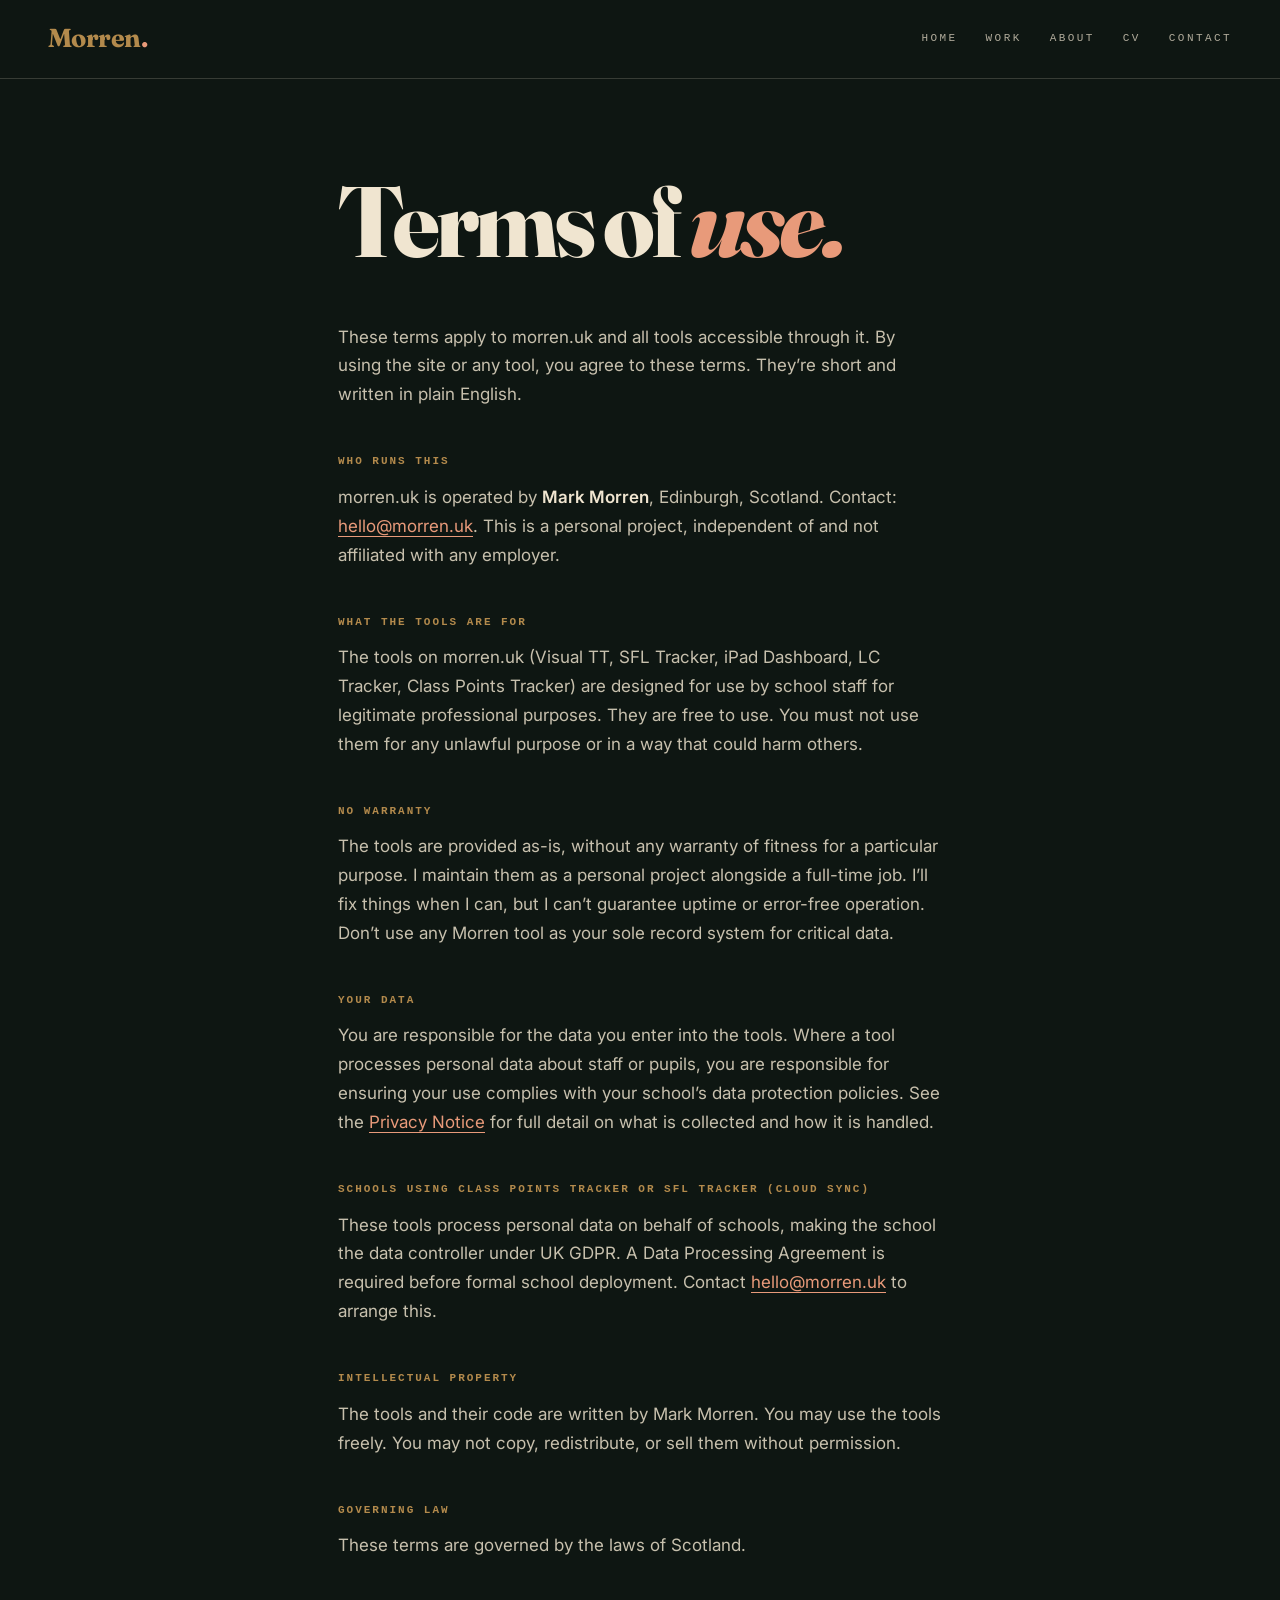
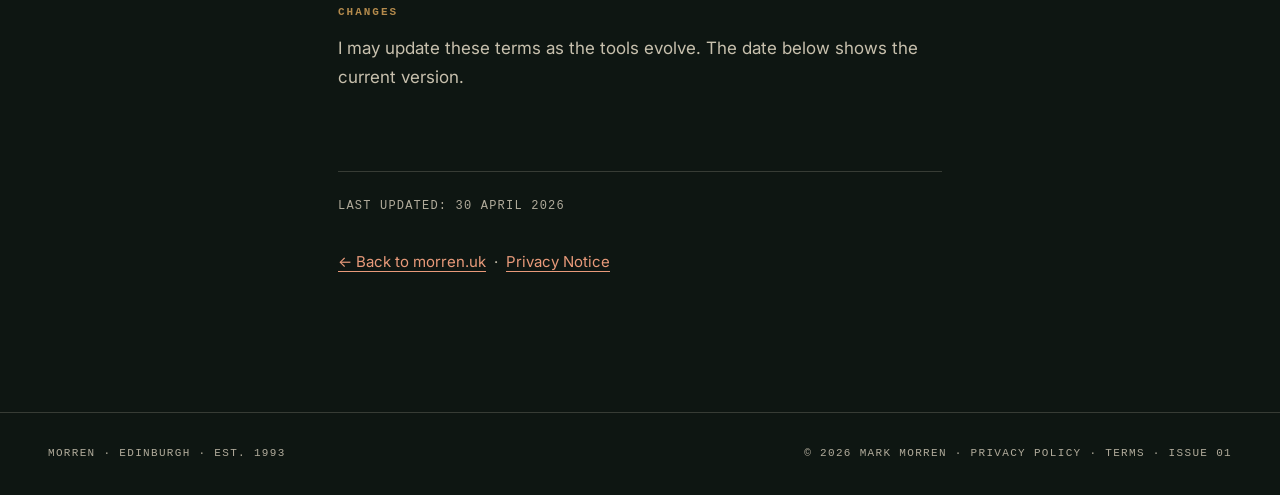
<file: terms.html>
<!DOCTYPE html>
<html lang="en-GB">
<head>
  <meta charset="UTF-8">
  <meta name="viewport" content="width=device-width, initial-scale=1">
  <title>Terms of Use &middot; Morren</title>
  <meta name="description" content="Terms of use for morren.uk and all Morren tools. Free to use for school and personal purposes.">
  <link rel="icon" type="image/svg+xml" href="/favicon.svg">
  <link rel="canonical" href="https://morren.uk/terms">
  <link rel="privacy-policy" href="https://morren.uk/privacy">

  <link rel="preconnect" href="https://fonts.bunny.net" crossorigin>
  <link rel="stylesheet" href="https://fonts.bunny.net/css?family=fraunces:400,500,600,700,800,900,400i,500i,600i,700i,800i,900i&family=inter:400,500,600,700&family=jetbrains-mono:400,500&display=swap">
  <link rel="stylesheet" href="/styles.css">
  <style>
    .terms-wrap {
      margin: 0 auto;
      max-width: 700px;
      padding: 96px 48px 120px;
    }
    .terms-wrap h1 {
      font-family: var(--font-d);
      font-weight: 800;
      font-size: clamp(56px, 8vw, 100px);
      line-height: .92;
      letter-spacing: -.04em;
      margin: 0 0 56px;
      color: var(--paper);
      font-variation-settings: "opsz" 144, "wght" 800;
    }
    .terms-wrap h1 em { font-style: italic; color: var(--accent-br); font-weight: 500; }
    .terms-wrap h2 {
      font-family: var(--font-m);
      font-size: 11px;
      letter-spacing: .18em;
      text-transform: uppercase;
      color: var(--brass);
      margin: 44px 0 12px;
    }
    .terms-wrap p {
      font-size: 17px;
      line-height: 1.7;
      color: rgba(240, 229, 208, .82);
      margin: 0 0 18px;
    }
    .terms-wrap p a {
      color: var(--accent-br);
      text-decoration: none;
      border-bottom: 1px solid currentColor;
    }
    .terms-wrap ul {
      margin: 0 0 18px;
      padding-left: 24px;
    }
    .terms-wrap li {
      font-size: 17px;
      line-height: 1.7;
      color: rgba(240, 229, 208, .82);
      margin: 0 0 6px;
    }
    .terms-wrap strong { color: var(--paper); font-weight: 600; }
    .terms-wrap .meta {
      font-family: var(--font-m);
      font-size: 12px;
      color: var(--paper-dim);
      letter-spacing: .1em;
      text-transform: uppercase;
      margin-top: 80px;
      padding-top: 24px;
      border-top: 1px solid var(--rule);
    }
    .terms-wrap .back { margin-top: 32px; font-size: 15px; }
    .terms-wrap .back a { color: var(--accent-br); text-decoration: none; border-bottom: 1px solid currentColor; }
    @media (max-width: 600px) {
      .terms-wrap { padding: 48px 20px 72px; }
    }
  </style>
</head>
<body>
  <a href="#" class="skip-link">Skip to main content</a>

  <div class="nav" role="banner">
    <a href="/" class="wm" aria-label="Morren — home">Morren<span>.</span></a>
    <nav class="nav-r" aria-label="Main navigation">
      <a href="/#top">Home</a>
      <a href="/#work">Work</a>
      <a href="/#about">About</a>
      <a href="/#cv">CV</a>
      <a href="/#contact">Contact</a>
    </nav>
  </div>

  <main>
    <div class="terms-wrap">
      <h1>Terms of <em>use.</em></h1>

      <p>These terms apply to morren.uk and all tools accessible through it. By using the site or any tool, you agree to these terms. They&rsquo;re short and written in plain English.</p>

      <h2>Who runs this</h2>
      <p>morren.uk is operated by <strong>Mark Morren</strong>, Edinburgh, Scotland. Contact: <a href="mailto:hello@morren.uk">hello@morren.uk</a>. This is a personal project, independent of and not affiliated with any employer.</p>

      <h2>What the tools are for</h2>
      <p>The tools on morren.uk (Visual TT, SFL Tracker, iPad Dashboard, LC Tracker, Class Points Tracker) are designed for use by school staff for legitimate professional purposes. They are free to use. You must not use them for any unlawful purpose or in a way that could harm others.</p>

      <h2>No warranty</h2>
      <p>The tools are provided as-is, without any warranty of fitness for a particular purpose. I maintain them as a personal project alongside a full-time job. I&rsquo;ll fix things when I can, but I can&rsquo;t guarantee uptime or error-free operation. Don&rsquo;t use any Morren tool as your sole record system for critical data.</p>

      <h2>Your data</h2>
      <p>You are responsible for the data you enter into the tools. Where a tool processes personal data about staff or pupils, you are responsible for ensuring your use complies with your school&rsquo;s data protection policies. See the <a href="/privacy">Privacy Notice</a> for full detail on what is collected and how it is handled.</p>

      <h2>Schools using Class Points Tracker or SFL Tracker (cloud sync)</h2>
      <p>These tools process personal data on behalf of schools, making the school the data controller under UK GDPR. A Data Processing Agreement is required before formal school deployment. Contact <a href="mailto:hello@morren.uk">hello@morren.uk</a> to arrange this.</p>

      <h2>Intellectual property</h2>
      <p>The tools and their code are written by Mark Morren. You may use the tools freely. You may not copy, redistribute, or sell them without permission.</p>

      <h2>Governing law</h2>
      <p>These terms are governed by the laws of Scotland.</p>

      <h2>Changes</h2>
      <p>I may update these terms as the tools evolve. The date below shows the current version.</p>

      <p class="meta">Last updated: 30 April 2026</p>
      <p class="back"><a href="/">&larr; Back to morren.uk</a> &nbsp;&middot;&nbsp; <a href="/privacy">Privacy Notice</a></p>
    </div>
  </main>

  <footer>
    <div>Morren &middot; Edinburgh &middot; Est. 1993</div>
    <div>&copy; 2026 Mark Morren &middot; <a href="/privacy" rel="privacy-policy">Privacy Policy</a> &middot; <a href="/terms">Terms</a> &middot; Issue 01</div>
  </footer>

</body>
</html>
</file>
<file: styles.css>
/* ==========================================================================
   Morren — morren.uk
   Port of the "Big Scottish" prototype. No inline scripts (CSP).
   ========================================================================== */

:root {
  --bg: #0E1612;
  --bg-warm: #F4EBD4;
  --ink: #0E1612;
  --paper: #F0E5D0;
  --paper-dim: rgba(240, 229, 208, .72);
  --rule: rgba(240, 229, 208, .18);
  --accent: #B8562F;
  --accent-br: #E89A7A;
  --plum: #3A1F2B;
  --bottle: #1F3B2E;
  --brass: #B38A4C;
  --font-d: "Fraunces", Georgia, serif;
  --font-b: "Inter", system-ui, sans-serif;
  --font-m: "JetBrains Mono", ui-monospace, Menlo, monospace;
}

*, *::before, *::after { box-sizing: border-box; }

.skip-link {
  position: absolute;
  top: -100%;
  left: 0;
  z-index: 9999;
  background: var(--brass);
  color: var(--bg);
  padding: 10px 20px;
  font-size: 14px;
  font-weight: 600;
  text-decoration: none;
  transition: top .1s;
}
.skip-link:focus { top: 0; }

html, body {
  margin: 0;
  background: var(--bg);
  color: var(--paper);
  font-family: var(--font-b);
  font-size: 17px;
  line-height: 1.6;
  -webkit-font-smoothing: antialiased;
  -moz-osx-font-smoothing: grayscale;
  scroll-behavior: smooth;
}

img { max-width: 100%; display: block; }
a { color: inherit; }

/* ============ NAV ============ */
.nav {
  position: sticky;
  top: 0;
  z-index: 50;
  display: flex;
  justify-content: space-between;
  align-items: center;
  padding: 18px 48px;
  background: var(--bg);
  border-bottom: 1px solid var(--rule);
}
.wm {
  font-family: var(--font-d);
  font-weight: 700;
  font-size: 26px;
  letter-spacing: -.02em;
  color: var(--brass);
  text-decoration: none;
  font-variation-settings: "opsz" 48;
}
.wm span { color: var(--accent-br); }
.nav-r {
  display: flex;
  gap: 28px;
  font-family: var(--font-m);
  font-size: 11px;
  letter-spacing: .22em;
  text-transform: uppercase;
  color: var(--paper-dim);
}
.nav-r a {
  color: inherit;
  text-decoration: none;
  padding: 4px 0;
  border-bottom: 1px solid transparent;
  transition: color .2s, border-color .2s;
}
.nav-r a:hover { color: var(--brass); }
.nav-r a.on { color: var(--brass); border-color: var(--brass); }

@media (max-width: 720px) {
  .nav { padding: 14px 20px; }
  .nav-r { gap: 14px; font-size: 10px; letter-spacing: .14em; }
  .nav-r a:nth-child(4) { display: none; } /* hide CV on small screens */
}

/* ============ HOME ============ */
.home {
  padding: 72px 48px 96px;
  position: relative;
  overflow: hidden;
  border-bottom: 1px solid var(--rule);
}
.tag {
  font-family: var(--font-m);
  font-size: 12px;
  letter-spacing: .3em;
  text-transform: uppercase;
  color: var(--brass);
  margin: 0 0 32px;
}
.tag::before { content: "❋ "; color: var(--accent); }

.h1 {
  font-family: var(--font-d);
  font-weight: 900;
  font-size: clamp(56px, 11vw, 176px);
  line-height: .86;
  letter-spacing: -.045em;
  margin: 0;
  font-variation-settings: "opsz" 144, "wght" 900;
}
.h1 .l1 { display: block; }
.h1 .l2 { display: block; color: rgba(240, 229, 208, .32); }
.h1 .l3 {
  display: block;
  font-style: italic;
  color: var(--accent-br);
  font-weight: 500;
  font-variation-settings: "opsz" 144, "wght" 500;
  letter-spacing: -.035em;
}
.h1 .fl { color: var(--accent); }

.home .sub {
  display: grid;
  grid-template-columns: 1fr 1fr;
  gap: 64px;
  margin-top: 56px;
  padding-top: 28px;
  border-top: 1px solid var(--rule);
}
.home .sub p {
  font-size: 19px;
  line-height: 1.55;
  color: rgba(240, 229, 208, .82);
  margin: 0;
  max-width: 44ch;
}
.home .sub p b { color: var(--paper); font-weight: 500; }
.home .sub p em { color: var(--accent-br); font-style: italic; }
.home .sub .right {
  font-family: var(--font-m);
  font-size: 12px;
  color: var(--paper-dim);
  text-align: right;
  line-height: 1.9;
  letter-spacing: .04em;
}
.home .sub .right b { color: var(--brass); font-weight: 400; }

.home .live {
  margin-top: 36px;
  display: inline-flex;
  align-items: center;
  gap: 10px;
  font-family: var(--font-m);
  font-size: 12px;
  color: var(--accent-br);
  letter-spacing: .14em;
  text-transform: uppercase;
  padding: 10px 18px;
  border: 1px solid var(--accent);
  border-radius: 2px;
  background: rgba(184, 86, 47, .08);
}
.home .live::before {
  content: "";
  width: 8px;
  height: 8px;
  border-radius: 50%;
  background: var(--accent-br);
  box-shadow: 0 0 0 3px rgba(232, 154, 122, .3);
  animation: pulse 2s infinite;
}
@keyframes pulse {
  0%, 100% { box-shadow: 0 0 0 3px rgba(232, 154, 122, .3); }
  50% { box-shadow: 0 0 0 7px rgba(232, 154, 122, .08); }
}
@media (max-width: 860px) {
  .home { padding: 56px 20px 72px; }
  .home .sub { grid-template-columns: 1fr; gap: 32px; }
  .home .sub .right { text-align: left; }
}

/* ============ ABOUT ============ */
.about {
  padding: 88px 48px;
  background: var(--plum);
  border-bottom: 1px solid rgba(255, 255, 255, .06);
}
.about h2 {
  font-family: var(--font-d);
  font-weight: 800;
  font-size: clamp(44px, 8vw, 104px);
  line-height: .95;
  letter-spacing: -.032em;
  margin: 0 0 28px;
  color: var(--paper);
  font-variation-settings: "opsz" 144, "wght" 800;
  max-width: 16ch;
}
.about h2 em { font-style: italic; color: var(--accent-br); font-weight: 500; }

.about-grid {
  display: grid;
  grid-template-columns: 1fr 1fr;
  gap: 56px;
  margin-top: 40px;
}
.about-grid > p {
  font-family: var(--font-d);
  font-style: italic;
  font-size: 22px;
  line-height: 1.4;
  color: rgba(240, 229, 208, .78);
  margin: 0 0 16px;
  max-width: 38ch;
  font-variation-settings: "opsz" 48;
}
.about .col2 {
  font-family: var(--font-b);
  font-style: normal;
  font-size: 16px;
  line-height: 1.65;
  color: rgba(240, 229, 208, .78);
}
.about .col2 p {
  font-family: inherit;
  font-style: normal;
  font-size: inherit;
  line-height: inherit;
  color: inherit;
  margin: 0 0 14px;
}
.note-small {
  font-size: 13px !important;
  color: rgba(240, 229, 208, .58) !important;
  margin-top: 4px !important;
}

.about .strip {
  display: grid;
  grid-template-columns: repeat(4, 1fr);
  gap: 32px;
  margin-top: 56px;
  padding-top: 32px;
  border-top: 1px solid rgba(240, 229, 208, .18);
}
.about .stat b {
  display: block;
  font-family: var(--font-d);
  font-weight: 700;
  font-size: 56px;
  color: var(--accent-br);
  line-height: 1;
  letter-spacing: -.02em;
  font-variation-settings: "opsz" 72;
}
.about .stat span {
  display: block;
  font-family: var(--font-m);
  font-size: 11px;
  color: var(--paper-dim);
  margin-top: 10px;
  letter-spacing: .12em;
  text-transform: uppercase;
}
@media (max-width: 860px) {
  .about { padding: 64px 20px; }
  .about-grid { grid-template-columns: 1fr; gap: 24px; }
  .about .strip { grid-template-columns: repeat(2, 1fr); gap: 24px; }
}

/* ============ WORK ============ */
.work {
  padding: 80px 48px;
  background: var(--bg);
  overflow: hidden;
}
.work-top {
  display: flex;
  justify-content: space-between;
  align-items: baseline;
  border-bottom: 2px solid var(--brass);
  padding-bottom: 16px;
}
.work-top h2 {
  font-family: var(--font-d);
  font-weight: 700;
  font-size: clamp(40px, 6vw, 64px);
  margin: 0;
  letter-spacing: -.02em;
  color: var(--paper);
  font-variation-settings: "opsz" 72;
}
.work-top span {
  font-family: var(--font-m);
  font-size: 12px;
  color: var(--brass);
  letter-spacing: .18em;
  text-transform: uppercase;
}

.acc { border-bottom: 1px solid var(--rule); }
.acc .row {
  display: grid;
  grid-template-columns: 80px 1.2fr 130px 1fr 40px;
  gap: 28px;
  padding: 26px 0 26px 16px;
  align-items: baseline;
  cursor: pointer;
  transition: background .2s, padding .2s;
}
.acc .row:hover {
  background: rgba(184, 86, 47, .06);
  padding-left: 24px;
  padding-right: 12px;
}
.acc[data-open] .row {
  background: rgba(184, 86, 47, .08);
  padding-left: 24px;
  padding-right: 12px;
  border-bottom: 1px solid var(--rule);
}

.acc .row .n {
  font-family: var(--font-m);
  font-size: 14px;
  color: var(--brass);
  letter-spacing: .14em;
}
.acc .row .t {
  font-family: var(--font-d);
  font-weight: 500;
  font-size: clamp(28px, 4vw, 44px);
  letter-spacing: -.02em;
  color: var(--paper);
  font-variation-settings: "opsz" 72;
}
.acc .row .t em { font-style: italic; color: var(--accent-br); }
.acc .row .st {
  font-family: var(--font-m);
  font-size: 11px;
  letter-spacing: .14em;
  text-transform: uppercase;
  color: var(--brass);
}
.acc .row .d {
  color: var(--paper-dim);
  font-size: 16px;
  font-style: italic;
  font-family: var(--font-d);
}
.acc .row .go {
  color: var(--accent-br);
  font-size: 30px;
  text-align: right;
  transition: transform .3s;
}
.acc[data-open] .row .go { transform: rotate(90deg); }

.acc.disabled { opacity: .42; }
.acc.disabled .row { cursor: not-allowed; }
.acc.disabled .row:hover { background: transparent; padding-left: 16px; padding-right: 0; }
.acc.disabled .row .go { color: var(--paper-dim); font-size: 22px; }

.panel {
  max-height: 0;
  overflow: hidden;
  transition: max-height .5s ease;
}
.acc[data-open] .panel { max-height: 3000px; }

.panel-inner {
  background: var(--paper);
  color: var(--ink);
  padding: 56px 48px 56px 64px;
  margin: 0 -48px;
  border-top: 1px solid rgba(26, 22, 18, .1);
}
.panel-top {
  display: flex;
  justify-content: space-between;
  align-items: baseline;
  gap: 16px;
  flex-wrap: wrap;
  border-bottom: 1px solid rgba(26, 22, 18, .2);
  padding-bottom: 14px;
  margin-bottom: 36px;
}
.panel-top .crumb {
  font-family: var(--font-m);
  font-size: 11px;
  color: rgba(26, 22, 18, .55);
  letter-spacing: .14em;
  text-transform: uppercase;
}
.panel-top .crumb b { color: var(--accent); font-weight: 400; margin: 0 8px; }
.panel-top .chip {
  font-family: var(--font-m);
  font-size: 11px;
  line-height: 1;
  padding: 7px 12px;
  border: 1px solid var(--accent);
  color: var(--accent);
  letter-spacing: .14em;
  text-transform: uppercase;
  border-radius: 2px;
  display: inline-flex;
  align-items: center;
  gap: 8px;
  white-space: nowrap;
}
.panel-top .chip::before {
  content: "";
  width: 7px;
  height: 7px;
  border-radius: 50%;
  background: var(--accent);
  flex-shrink: 0;
}
.panel-top .chip.q { border-color: rgba(26, 22, 18, .4); color: rgba(26, 22, 18, .55); }
.panel-top .chip.q::before { background: rgba(26, 22, 18, .4); }

.panel-title {
  font-family: var(--font-d);
  font-weight: 700;
  font-size: clamp(56px, 8vw, 92px);
  line-height: .95;
  letter-spacing: -.03em;
  margin: 0 0 32px;
  color: var(--ink);
  font-variation-settings: "opsz" 144;
}
.panel-title em { color: var(--accent); font-style: italic; }

.panel-body {
  display: grid;
  grid-template-columns: 1.6fr 1fr;
  gap: 56px;
  margin-bottom: 44px;
}
.panel-body .lede {
  font-family: var(--font-d);
  font-weight: 400;
  font-size: 28px;
  line-height: 1.3;
  letter-spacing: -.01em;
  margin: 0 0 20px;
  color: var(--ink);
  font-variation-settings: "opsz" 48;
}
.panel-body .lede em { color: var(--accent); font-style: italic; }
.panel-body p {
  font-size: 16px;
  line-height: 1.65;
  color: rgba(26, 22, 18, .82);
  margin: 0 0 14px;
}
.panel-body p b { color: var(--ink); font-weight: 500; }

.panel-body .meta {
  font-family: var(--font-m);
  font-size: 12px;
  color: #7A6E5A;
  letter-spacing: .04em;
  line-height: 1.5;
  padding: 18px 20px;
  border: 1px solid rgba(26, 22, 18, .14);
  background: rgba(184, 86, 47, .04);
  border-radius: 2px;
  align-self: start;
}
.panel-body .meta > b {
  display: block;
  font-family: var(--font-m);
  font-size: 11px;
  color: var(--accent);
  letter-spacing: .14em;
  text-transform: uppercase;
  margin-bottom: 14px;
}
.panel-body .meta dl {
  display: grid;
  grid-template-columns: 110px 1fr;
  gap: 10px 14px;
  margin: 0;
  font-size: 14px;
  border-top: 1px solid rgba(26, 22, 18, .15);
  padding-top: 14px;
}
.panel-body .meta dt {
  font-family: var(--font-m);
  font-size: 11px;
  color: rgba(26, 22, 18, .5);
  letter-spacing: .1em;
  text-transform: uppercase;
  padding-top: 2px;
}
.panel-body .meta dd { margin: 0; color: var(--ink); }
.panel-body .meta dd a { color: var(--accent); text-decoration: none; border-bottom: 1px solid currentColor; }

.panel-shots {
  display: flex;
  overflow-x: auto;
  gap: 24px;
  padding-bottom: 16px;
  scroll-snap-type: x mandatory;
}
.shot-wrap {
  flex: 0 0 300px;
  scroll-snap-align: start;
  display: flex;
  flex-direction: column;
  gap: 12px;
}
.shot {
  aspect-ratio: 4/3;
  border: 1px solid rgba(26, 22, 18, .18);
  position: relative;
  overflow: hidden;
  background: #EDE2CB;
}
.shot img {
  position: absolute;
  inset: 16px;
  width: calc(100% - 32px);
  height: calc(100% - 32px);
  object-fit: contain;
  object-position: center;
  filter: drop-shadow(0 6px 16px rgba(14, 22, 18, .14));
}
.shot-cap {
  font-family: var(--font-d);
  font-size: 15px;
  line-height: 1.45;
  letter-spacing: -.005em;
  color: rgba(26, 22, 18, .72);
}
.shot-cap b {
  display: block;
  font-family: var(--font-m);
  font-size: 10px;
  font-weight: 400;
  letter-spacing: .16em;
  text-transform: uppercase;
  color: var(--accent);
  margin-bottom: 4px;
}
.shot-cap em { color: var(--ink); font-style: italic; }

@media (max-width: 860px) {
  .work { padding: 56px 20px; }
  .acc .row {
    grid-template-columns: 60px 1fr 30px;
    grid-template-areas:
      "n t go"
      "st st st"
      "d d d";
    gap: 6px 16px;
    padding: 20px 0 20px 12px;
  }
  .acc .row .n { grid-area: n; }
  .acc .row .t { grid-area: t; }
  .acc .row .go { grid-area: go; }
  .acc .row .st { grid-area: st; }
  .acc .row .d { grid-area: d; font-size: 14px; }
  .panel-inner { padding: 32px 20px 32px 32px; margin: 0 -20px; }
  .panel-body { grid-template-columns: 1fr; gap: 24px; }
  .panel-shots {
    display: grid;
    grid-template-columns: 1fr;
    overflow-x: hidden;
    padding-bottom: 0;
    scroll-snap-type: none;
  }
  .shot-wrap { flex: unset; }
}

/* ============ CV ============ */
.cv {
  padding: 88px 48px;
  background: var(--bottle);
  color: var(--paper);
}
.cv-top {
  display: flex;
  justify-content: space-between;
  align-items: baseline;
  border-bottom: 2px solid var(--brass);
  padding-bottom: 16px;
  margin-bottom: 40px;
  flex-wrap: wrap;
  gap: 12px;
}
.cv-top h2 {
  font-family: var(--font-d);
  font-weight: 800;
  font-size: clamp(44px, 7vw, 96px);
  margin: 0;
  padding-bottom: .15em;
  letter-spacing: -.03em;
  line-height: 1;
  font-variation-settings: "opsz" 144, "wght" 800;
}
.cv-top h2 em { font-style: italic; color: var(--accent-br); font-weight: 500; }
.cv-top span {
  font-family: var(--font-m);
  font-size: 12px;
  color: var(--brass);
  letter-spacing: .2em;
  text-transform: uppercase;
}
.cv-grid {
  display: grid;
  grid-template-columns: 1fr 1fr;
  gap: 48px 72px;
}
.cv-col h3 {
  font-family: var(--font-m);
  font-size: 11px;
  letter-spacing: .22em;
  text-transform: uppercase;
  color: var(--brass);
  margin: 0 0 20px;
  border-bottom: 1px dashed rgba(240, 229, 208, .28);
  padding-bottom: 10px;
  font-weight: 400;
}
.cv-item {
  display: grid;
  grid-template-columns: 110px 1fr;
  gap: 20px;
  padding: 14px 0;
  border-bottom: 1px dashed rgba(240, 229, 208, .16);
}
.cv-item .y {
  font-family: var(--font-m);
  font-size: 12px;
  color: var(--accent-br);
  letter-spacing: .06em;
  padding-top: 4px;
}
.cv-item .r {
  font-family: var(--font-d);
  font-weight: 500;
  font-size: 20px;
  letter-spacing: -.01em;
  color: var(--paper);
  font-variation-settings: "opsz" 36;
}
.cv-item .r span {
  display: block;
  font-family: var(--font-b);
  font-style: normal;
  font-size: 14px;
  color: var(--paper-dim);
  margin-top: 3px;
}
@media (max-width: 860px) {
  .cv { padding: 64px 20px; }
  .cv-grid { grid-template-columns: 1fr; gap: 32px; }
  .cv-item { grid-template-columns: 80px 1fr; gap: 12px; }
}

/* ============ CONTACT ============ */
.contact {
  padding: 96px 48px;
  background: var(--bg);
  border-top: 1px solid var(--rule);
}
.contact h2 {
  font-family: var(--font-d);
  font-weight: 800;
  font-size: clamp(56px, 11vw, 152px);
  line-height: .95;
  letter-spacing: -.045em;
  margin: 0 0 32px;
  padding-bottom: .12em;
  color: var(--paper);
  font-variation-settings: "opsz" 144, "wght" 800;
  max-width: 12ch;
}
.contact h2 em { font-style: italic; color: var(--accent-br); font-weight: 500; }
.contact .body {
  display: grid;
  grid-template-columns: 1.1fr .9fr;
  gap: 80px;
  margin-top: 24px;
}
.contact .body p {
  font-size: 20px;
  line-height: 1.5;
  color: rgba(240, 229, 208, .82);
  margin: 0 0 28px;
  max-width: 44ch;
}
.contact .body p em { color: var(--accent-br); font-style: italic; }
.contact a.big {
  display: inline-block;
  font-family: var(--font-d);
  font-weight: 500;
  font-size: clamp(30px, 4vw, 44px);
  letter-spacing: -.02em;
  color: var(--accent-br);
  text-decoration: none;
  border-bottom: 2px solid var(--accent);
  padding-bottom: 6px;
  font-variation-settings: "opsz" 72;
  transition: color .2s, border-color .2s;
}
.contact a.big:hover { color: var(--paper); border-color: var(--paper); }
.contact .side {
  font-family: var(--font-m);
  font-size: 12px;
  line-height: 2;
  color: var(--paper-dim);
  letter-spacing: .04em;
}
.contact .side b {
  color: var(--brass);
  font-weight: 400;
  display: block;
  margin-top: 14px;
  letter-spacing: .18em;
  text-transform: uppercase;
}
.contact .side b:first-child { margin-top: 0; }
@media (max-width: 860px) {
  .contact { padding: 64px 20px; }
  .contact .body { grid-template-columns: 1fr; gap: 40px; }
}

/* ============ FOOTER ============ */
footer {
  padding: 32px 48px;
  border-top: 1px solid var(--rule);
  display: flex;
  justify-content: space-between;
  flex-wrap: wrap;
  gap: 12px;
  font-family: var(--font-m);
  font-size: 11px;
  color: var(--paper-dim);
  letter-spacing: .12em;
  text-transform: uppercase;
}
footer a { color: inherit; text-decoration: none; border-bottom: 1px solid transparent; transition: border-color .2s; }
footer a:hover { border-color: currentColor; }
@media (max-width: 720px) {
  footer { padding: 24px 20px; }
}
</file>
